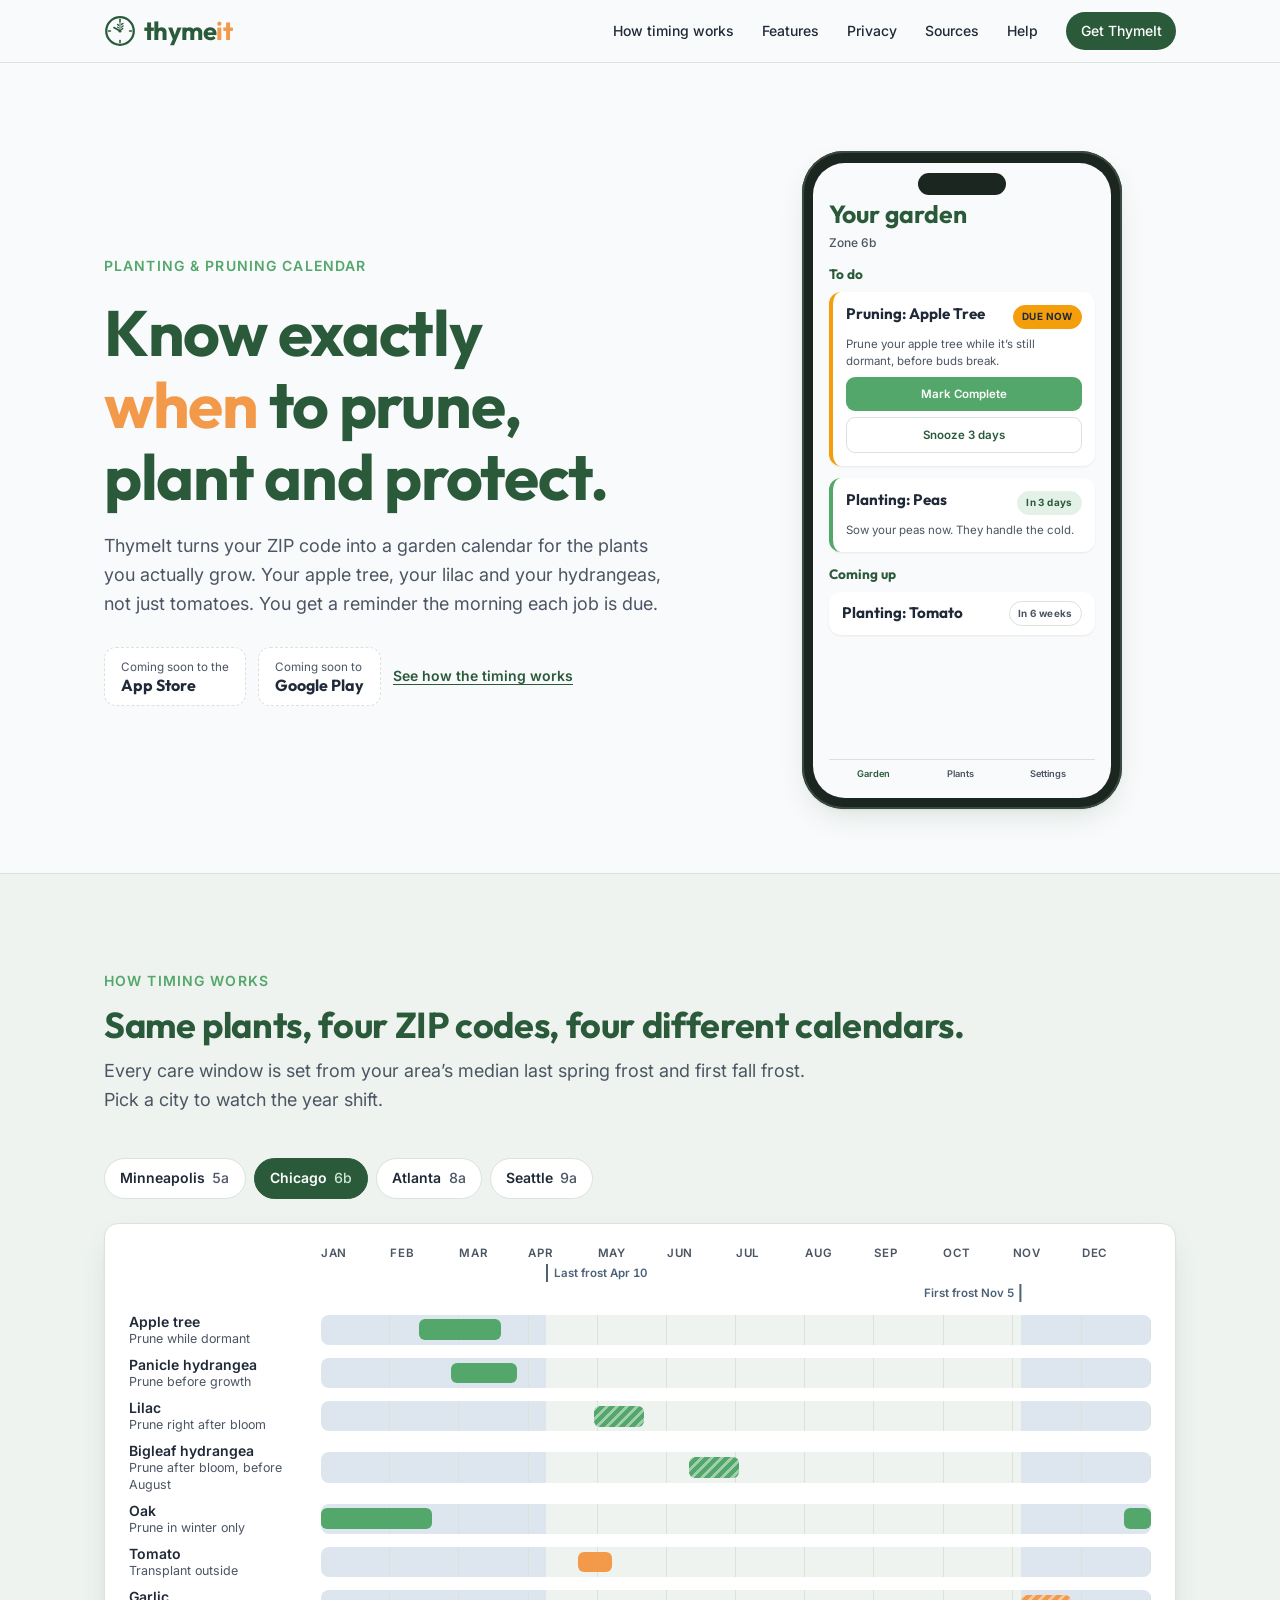
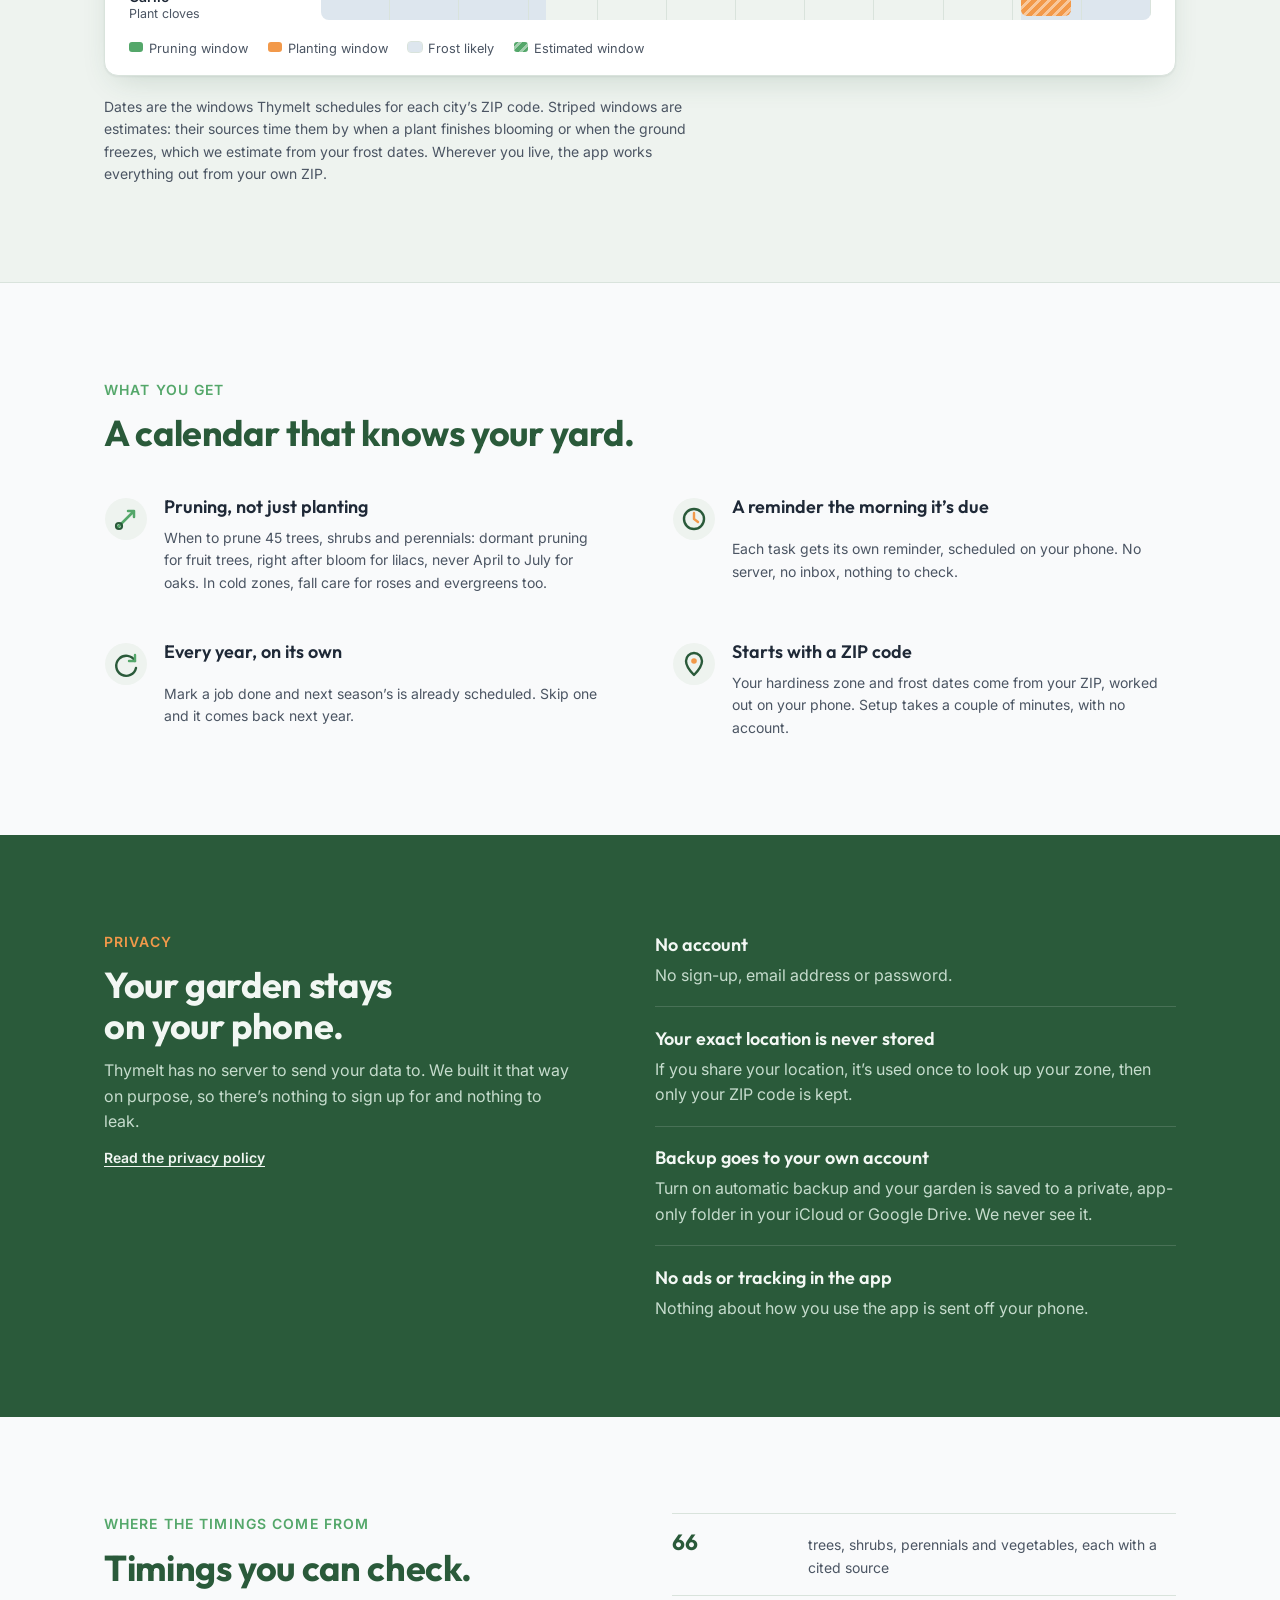
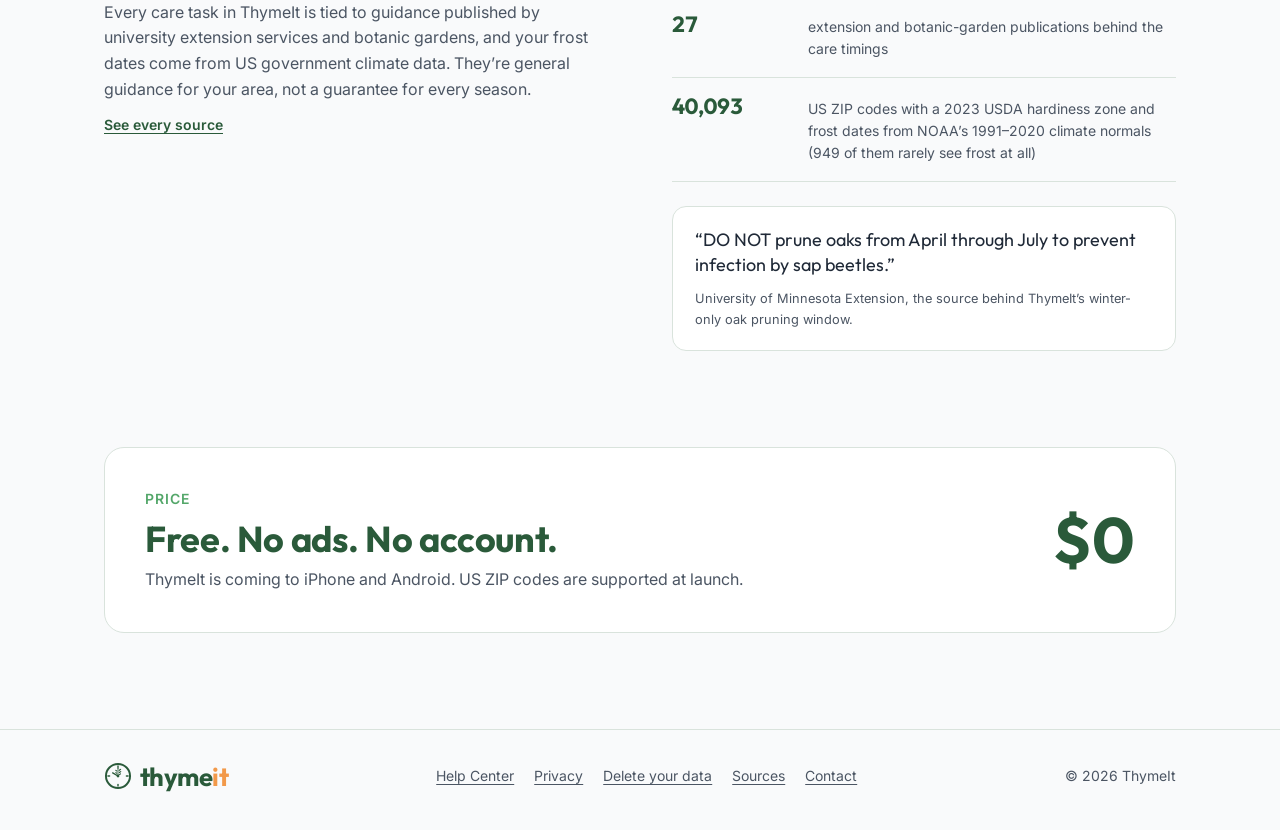
<file: index.html>
<!doctype html>
<html lang="en">
  <head>
    <!-- Google Tag Manager -->
    <script>(function(w,d,s,l,i){w[l]=w[l]||[];w[l].push({'gtm.start':
    new Date().getTime(),event:'gtm.js'});var f=d.getElementsByTagName(s)[0],
    j=d.createElement(s),dl=l!='dataLayer'?'&l='+l:'';j.async=true;j.src=
    'https://www.googletagmanager.com/gtm.js?id='+i+dl;f.parentNode.insertBefore(j,f);
    })(window,document,'script','dataLayer','GTM-WDTZSRVP');</script>
    <!-- End Google Tag Manager -->
    <meta charset="utf-8" />
    <meta name="viewport" content="width=device-width, initial-scale=1, viewport-fit=cover" />
    <title>ThymeIt: Garden Planting &amp; Pruning Calendar</title>
    <meta
      name="description"
      content="ThymeIt turns your ZIP code into a garden calendar for the plants you actually grow, including when to prune trees, shrubs and perennials. Free, no account, and your garden stays on your phone."
    />
    <meta name="theme-color" content="#2A5A3A" />
    <link rel="icon" href="assets/img/app-icon.svg" type="image/svg+xml" />
    <meta property="og:title" content="ThymeIt: Garden Planting & Pruning Calendar" />
    <meta
      property="og:description"
      content="Know exactly when to prune, plant and protect, timed to your ZIP code's frost dates."
    />
    <meta property="og:type" content="website" />
    <meta property="og:url" content="https://thymeit.lixlink.com/" />
    <link rel="preconnect" href="https://fonts.googleapis.com" />
    <link rel="preconnect" href="https://fonts.gstatic.com" crossorigin />
    <link
      rel="stylesheet"
      href="https://fonts.googleapis.com/css2?family=Inter:wght@400;500;600;700&family=Outfit:wght@500;600;700&display=swap"
    />
    <link rel="stylesheet" href="assets/css/style.css" />
  </head>
  <body>
    <!-- Google Tag Manager (noscript) -->
    <noscript><iframe src="https://www.googletagmanager.com/ns.html?id=GTM-WDTZSRVP"
    height="0" width="0" style="display:none;visibility:hidden"></iframe></noscript>
    <!-- End Google Tag Manager (noscript) -->
    <a class="skip" href="#main">Skip to content</a>

    <header class="site-header">
      <div class="wrap">
        <a class="brand" href="./" aria-label="ThymeIt home">
          <svg class="mark" viewBox="0 0 100 100" width="32" height="32" aria-hidden="true"><circle cx="50" cy="50" r="43" fill="none" stroke="currentColor" stroke-width="7"/><g stroke="currentColor" stroke-width="5" stroke-linecap="round"><line x1="50" y1="14" x2="50" y2="20"/><line x1="86" y1="50" x2="80" y2="50"/><line x1="50" y1="86" x2="50" y2="80"/><line x1="14" y1="50" x2="20" y2="50"/><line x1="50" y1="50" x2="31" y2="39"/></g><g fill="currentColor"><path d="M48.6 50 L48.6 22 Q50 19 51.4 22 L51.4 50 Z"/><ellipse cx="57" cy="28" rx="5.2" ry="2.3" transform="rotate(-35 57 28)"/><ellipse cx="57.5" cy="36" rx="5.2" ry="2.3" transform="rotate(-35 57.5 36)"/><ellipse cx="57" cy="43.5" rx="4.6" ry="2.1" transform="rotate(-35 57 43.5)"/><ellipse cx="44" cy="31" rx="4.6" ry="2.1" transform="rotate(35 44 31)"/><ellipse cx="44" cy="39" rx="4.2" ry="2" transform="rotate(35 44 39)"/><circle cx="50" cy="50" r="5"/></g></svg>
          <span class="wordmark"><span class="thyme">thyme</span><span class="it">it</span></span>
        </a>
        <button class="nav-toggle" type="button" aria-expanded="false" aria-controls="site-nav">
          Menu
        </button>
        <nav class="nav" id="site-nav" aria-label="Main" hidden>
          <a href="#season">How timing works</a>
          <a href="#features">Features</a>
          <a href="#privacy">Privacy</a>
          <a href="#sources">Sources</a>
          <a href="faq.html">Help</a>
          <a class="pill" href="#download">Get ThymeIt</a>
        </nav>
      </div>
    </header>

    <main id="main">
      <!-- Hero: the promise, next to the app's real task card -->
      <section class="hero">
        <div class="wrap">
          <div class="hero-copy">
            <p class="eyebrow">Planting &amp; pruning calendar</p>
            <h1>Know exactly <span class="when">when</span> to prune, plant and protect.</h1>
            <p class="lede">
              ThymeIt turns your ZIP code into a garden calendar for the plants you actually
              grow. Your apple tree, your lilac and your hydrangeas, not just tomatoes. You get a
              reminder the morning each job is due.
            </p>
            <div class="store-row" id="download">
              <span class="store-badge">
                <span><small>Coming soon to the</small><strong>App Store</strong></span>
              </span>
              <span class="store-badge">
                <span><small>Coming soon to</small><strong>Google Play</strong></span>
              </span>
              <a class="text-link" href="#season">See how the timing works</a>
            </div>
          </div>

          <div class="phone" role="img" aria-label="The ThymeIt home screen: apple tree pruning due now, peas to plant in 3 days, and tomatoes to plant in 6 weeks.">
            <div class="phone-screen" aria-hidden="true">
              <div class="app-title">Your garden</div>
              <div class="app-zone">Zone 6b</div>
              <div class="app-section">To do</div>
              <div class="task now">
                <div class="task-head">
                  <span class="task-title">Pruning: Apple Tree</span>
                  <span class="badge due">DUE NOW</span>
                </div>
                <p class="task-copy">
                  Prune your apple tree while it’s still dormant, before buds break.
                </p>
                <div class="task-actions">
                  <span class="btn-app">Mark Complete</span>
                  <span class="btn-app secondary">Snooze 3 days</span>
                </div>
              </div>
              <div class="task">
                <div class="task-head">
                  <span class="task-title">Planting: Peas</span>
                  <span class="badge soon">In 3 days</span>
                </div>
                <p class="task-copy">Sow your peas now. They handle the cold.</p>
              </div>
              <div class="app-section">Coming up</div>
              <div class="task-row">
                <span class="task-title">Planting: Tomato</span>
                <span class="badge">In 6 weeks</span>
              </div>
              <div class="app-tabs"><span class="on">Garden</span><span>Plants</span><span>Settings</span></div>
            </div>
          </div>
        </div>
      </section>

      <!-- Signature: the year, timed to your frost dates -->
      <section class="section season" id="season" aria-labelledby="season-title">
        <div class="wrap">
          <div class="section-head">
            <p class="eyebrow">How timing works</p>
            <h2 id="season-title">Same plants, four ZIP codes, four different calendars.</h2>
            <p class="lede">
              Every care window is set from your area’s median last spring frost and first fall
              frost. Pick a city to watch the year shift.
            </p>
          </div>

          <div class="city-picker" role="group" aria-label="Example city">
            <button type="button" data-city="minneapolis" aria-pressed="false">
              Minneapolis <span class="zone">5a</span>
            </button>
            <button type="button" data-city="chicago" aria-pressed="true">
              Chicago <span class="zone">6b</span>
            </button>
            <button type="button" data-city="atlanta" aria-pressed="false">
              Atlanta <span class="zone">8a</span>
            </button>
            <button type="button" data-city="seattle" aria-pressed="false">
              Seattle <span class="zone">9a</span>
            </button>
          </div>

          <div class="ruler">
            <p class="sr-only" id="ruler-summary" aria-live="polite"></p>
            <div class="ruler-inner" id="ruler">
              <div class="ruler-row ruler-axis" aria-hidden="true">
                <span></span>
                <div class="track">
                  <div class="months">
                    <span>Jan</span><span>Feb</span><span>Mar</span><span>Apr</span><span>May</span
                    ><span>Jun</span><span>Jul</span><span>Aug</span><span>Sep</span><span>Oct</span
                    ><span>Nov</span><span>Dec</span>
                  </div>
                  <div class="frost-marks">
                    <span class="last" id="last-frost">Last frost Apr 10</span>
                    <span class="first" id="first-frost">First frost Nov 5</span>
                  </div>
                </div>
              </div>
              <!-- Rows are filled from assets/js/main.js (data from the app's plant library). -->
            </div>
            <div class="ruler-legend" aria-hidden="true">
              <span><i class="swatch-prune"></i>Pruning window</span>
              <span><i class="swatch-plant"></i>Planting window</span>
              <span><i class="swatch-frost"></i>Frost likely</span>
              <span><i class="swatch-estimate"></i>Estimated window</span>
            </div>
          </div>
          <p class="ruler-note">
            Dates are the windows ThymeIt schedules for each city’s ZIP code. Striped windows are
            estimates: their sources time them by when a plant finishes blooming or when the ground
            freezes, which we estimate from your frost dates. Wherever you live, the app works
            everything out from your own ZIP.
          </p>
        </div>
      </section>

      <!-- Features -->
      <section class="section" id="features" aria-labelledby="features-title">
        <div class="wrap">
          <div class="section-head">
            <p class="eyebrow">What you get</p>
            <h2 id="features-title">A calendar that knows your yard.</h2>
          </div>
          <div class="features">
            <div class="feature">
              <svg viewBox="0 0 44 44" aria-hidden="true">
                <circle cx="22" cy="22" r="21" fill="var(--bg-soft)" />
                <path d="M14 30 L30 14 M24 14 h6 v6" fill="none" stroke="var(--fresh)" stroke-width="2.5" stroke-linecap="round" stroke-linejoin="round" />
                <circle cx="15" cy="29" r="3" fill="none" stroke="var(--thyme)" stroke-width="2.2" />
              </svg>
              <h3>Pruning, not just planting</h3>
              <p class="detail">
                When to prune 45 trees, shrubs and perennials: dormant pruning for fruit trees,
                right after bloom for lilacs, never April to July for oaks. In cold zones, fall
                care for roses and evergreens too.
              </p>
            </div>
            <div class="feature">
              <svg viewBox="0 0 44 44" aria-hidden="true">
                <circle cx="22" cy="22" r="21" fill="var(--bg-soft)" />
                <circle cx="22" cy="22" r="10" fill="none" stroke="var(--thyme)" stroke-width="2.4" />
                <path d="M22 16 v6 l4 3" fill="none" stroke="var(--orange)" stroke-width="2.4" stroke-linecap="round" />
              </svg>
              <h3>A reminder the morning it’s due</h3>
              <p class="detail">
                Each task gets its own reminder, scheduled on your phone. No server, no inbox,
                nothing to check.
              </p>
            </div>
            <div class="feature">
              <svg viewBox="0 0 44 44" aria-hidden="true">
                <circle cx="22" cy="22" r="21" fill="var(--bg-soft)" />
                <path d="M31 19 a10 10 0 1 0 1 7" fill="none" stroke="var(--thyme)" stroke-width="2.4" stroke-linecap="round" />
                <path d="M31 13 v6 h-6" fill="none" stroke="var(--fresh)" stroke-width="2.4" stroke-linecap="round" stroke-linejoin="round" />
              </svg>
              <h3>Every year, on its own</h3>
              <p class="detail">
                Mark a job done and next season’s is already scheduled. Skip one and it comes back
                next year.
              </p>
            </div>
            <div class="feature">
              <svg viewBox="0 0 44 44" aria-hidden="true">
                <circle cx="22" cy="22" r="21" fill="var(--bg-soft)" />
                <path d="M22 33 s-8-8-8-14 a8 8 0 0 1 16 0 c0 6-8 14-8 14z" fill="none" stroke="var(--thyme)" stroke-width="2.4" stroke-linejoin="round" />
                <circle cx="22" cy="19" r="2.8" fill="var(--orange)" />
              </svg>
              <h3>Starts with a ZIP code</h3>
              <p class="detail">
                Your hardiness zone and frost dates come from your ZIP, worked out on your phone.
                Setup takes a couple of minutes, with no account.
              </p>
            </div>
          </div>
        </div>
      </section>

      <!-- Privacy -->
      <section class="section band" id="privacy" aria-labelledby="privacy-title">
        <div class="wrap band-grid">
          <div class="section-head">
            <p class="eyebrow">Privacy</p>
            <h2 id="privacy-title">Your garden stays on your phone.</h2>
            <p>
              ThymeIt has no server to send your data to. We built it that way on purpose, so
              there’s nothing to sign up for and nothing to leak.
            </p>
            <a class="text-link" href="privacy.html">Read the privacy policy</a>
          </div>
          <ul class="facts">
            <li>
              <strong>No account</strong>
              No sign-up, email address or password.
            </li>
            <li>
              <strong>Your exact location is never stored</strong>
              If you share your location, it’s used once to look up your zone, then only your
              ZIP code is kept.
            </li>
            <li>
              <strong>Backup goes to your own account</strong>
              Turn on automatic backup and your garden is saved to a private, app-only folder in
              your iCloud or Google Drive. We never see it.
            </li>
            <li>
              <strong>No ads or tracking in the app</strong>
              Nothing about how you use the app is sent off your phone.
            </li>
          </ul>
        </div>
      </section>

      <!-- Sources -->
      <section class="section" id="sources" aria-labelledby="sources-title">
        <div class="wrap sources-grid">
          <div class="section-head">
            <p class="eyebrow">Where the timings come from</p>
            <h2 id="sources-title">Timings you can check.</h2>
            <p>
              Every care task in ThymeIt is tied to guidance published by university extension
              services and botanic gardens, and your frost dates come from US government climate
              data. They’re general guidance for your area, not a guarantee for every season.
            </p>
            <a class="text-link" href="sources.html">See every source</a>
          </div>
          <div style="display: grid; gap: 1.5rem; min-width: 0">
            <dl class="ledger">
              <div>
                <dt>66</dt>
                <dd>trees, shrubs, perennials and vegetables, each with a cited source</dd>
              </div>
              <div>
                <dt>27</dt>
                <dd>extension and botanic-garden publications behind the care timings</dd>
              </div>
              <div>
                <dt>40,093</dt>
                <dd>
                  US ZIP codes with a 2023 USDA hardiness zone and frost dates from NOAA’s
                  1991–2020 climate normals (949 of them rarely see frost at all)
                </dd>
              </div>
            </dl>
            <figure class="quote">
              <blockquote>
                “DO NOT prune oaks from April through July to prevent infection by sap beetles.”
              </blockquote>
              <figcaption>
                University of Minnesota Extension, the source behind ThymeIt’s winter-only oak
                pruning window.
              </figcaption>
            </figure>
          </div>
        </div>
      </section>

      <!-- Pricing -->
      <section class="section" style="padding-top: 0" aria-labelledby="price-title">
        <div class="wrap">
          <div class="price">
            <div class="price-copy">
              <p class="eyebrow">Price</p>
              <h2 id="price-title">Free. No ads. No account.</h2>
              <p>ThymeIt is coming to iPhone and Android. US ZIP codes are supported at launch.</p>
            </div>
            <span class="amount" aria-hidden="true">$0</span>
          </div>
        </div>
      </section>
    </main>

    <footer class="site-footer">
      <div class="wrap">
        <a class="brand" href="./" aria-label="ThymeIt home">
          <svg class="mark" viewBox="0 0 100 100" width="28" height="28" aria-hidden="true"><circle cx="50" cy="50" r="43" fill="none" stroke="currentColor" stroke-width="7"/><g stroke="currentColor" stroke-width="5" stroke-linecap="round"><line x1="50" y1="14" x2="50" y2="20"/><line x1="86" y1="50" x2="80" y2="50"/><line x1="50" y1="86" x2="50" y2="80"/><line x1="14" y1="50" x2="20" y2="50"/><line x1="50" y1="50" x2="31" y2="39"/></g><g fill="currentColor"><path d="M48.6 50 L48.6 22 Q50 19 51.4 22 L51.4 50 Z"/><ellipse cx="57" cy="28" rx="5.2" ry="2.3" transform="rotate(-35 57 28)"/><ellipse cx="57.5" cy="36" rx="5.2" ry="2.3" transform="rotate(-35 57.5 36)"/><ellipse cx="57" cy="43.5" rx="4.6" ry="2.1" transform="rotate(-35 57 43.5)"/><ellipse cx="44" cy="31" rx="4.6" ry="2.1" transform="rotate(35 44 31)"/><ellipse cx="44" cy="39" rx="4.2" ry="2" transform="rotate(35 44 39)"/><circle cx="50" cy="50" r="5"/></g></svg>
          <span class="wordmark"><span class="thyme">thyme</span><span class="it">it</span></span>
        </a>
        <nav aria-label="Footer">
          <a href="faq.html">Help Center</a>
          <a href="privacy.html">Privacy</a>
          <a href="delete-data.html">Delete your data</a>
          <a href="sources.html">Sources</a>
          <a href="mailto:thymeit-support@lixlink.com">Contact</a>
        </nav>
        <p>© <span id="year">2026</span> ThymeIt</p>
      </div>
    </footer>

    <script src="assets/js/main.js"></script>
  </body>
</html>
</file>
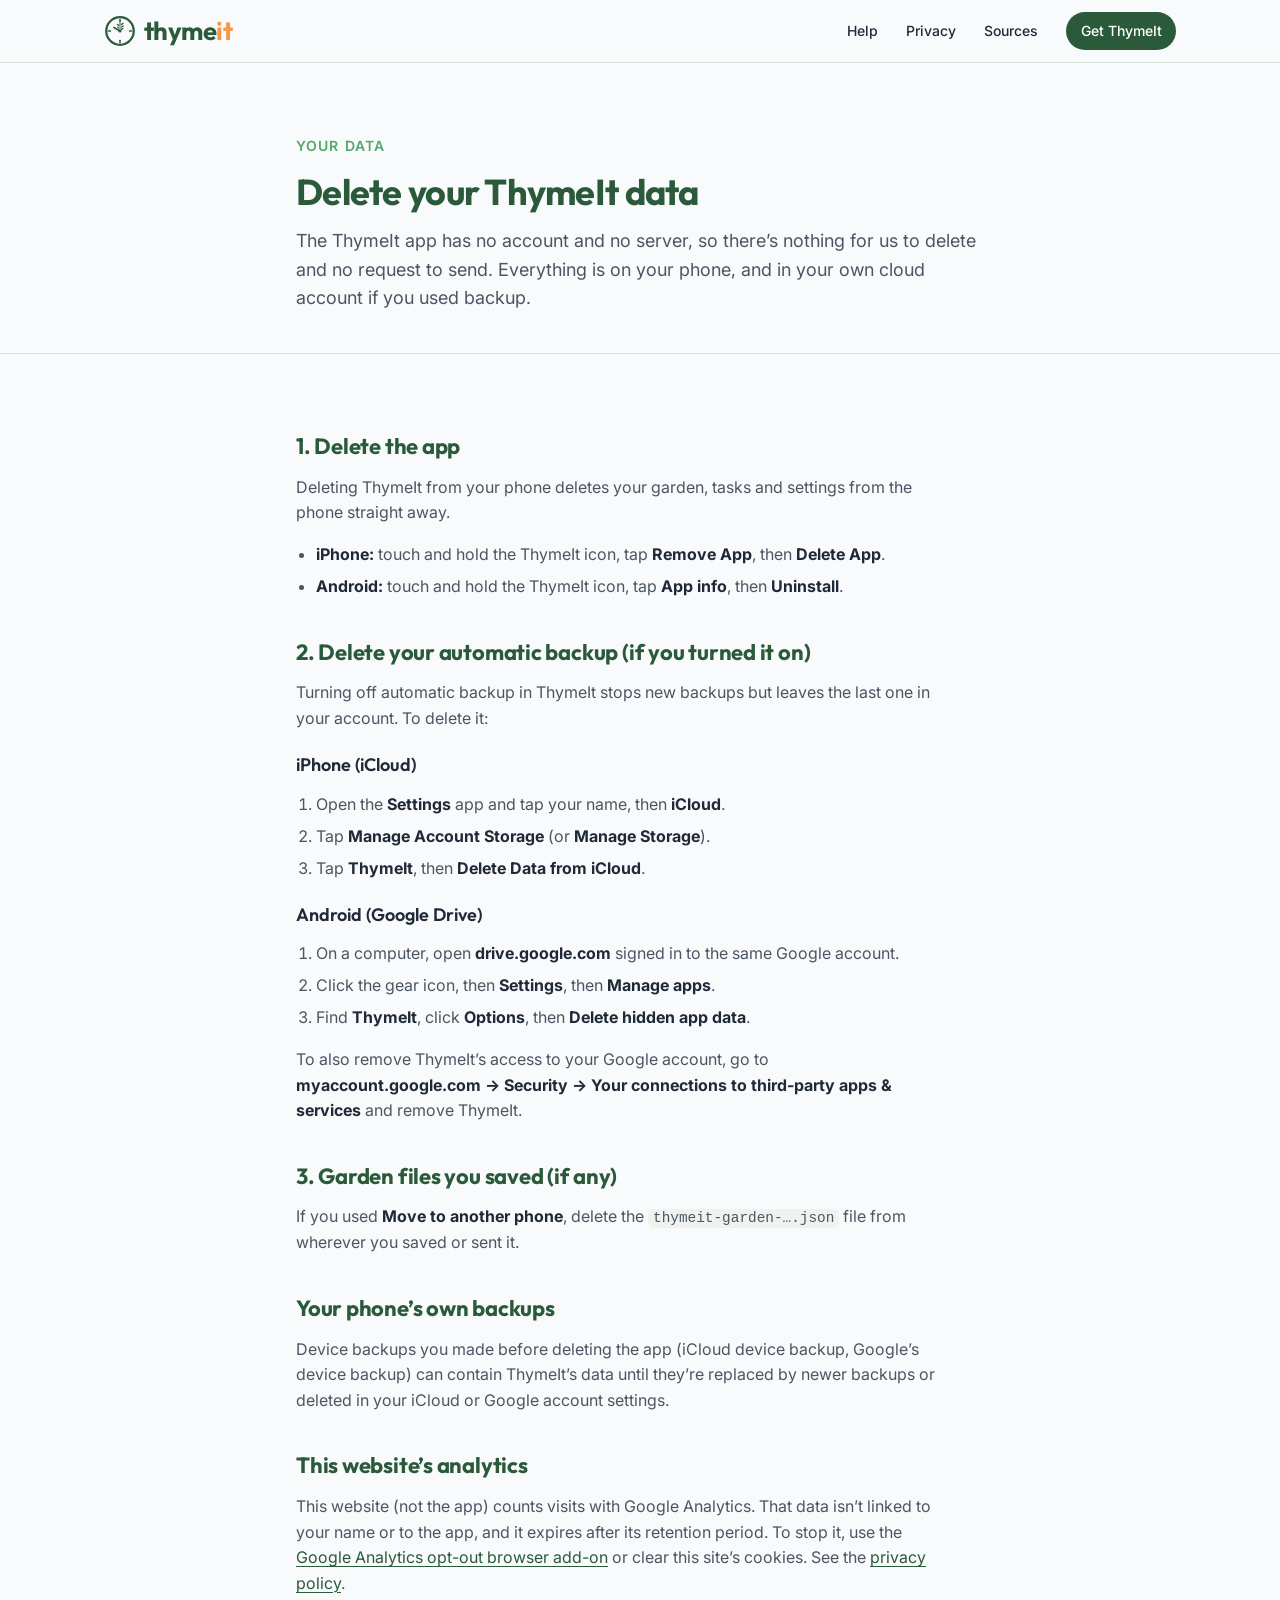
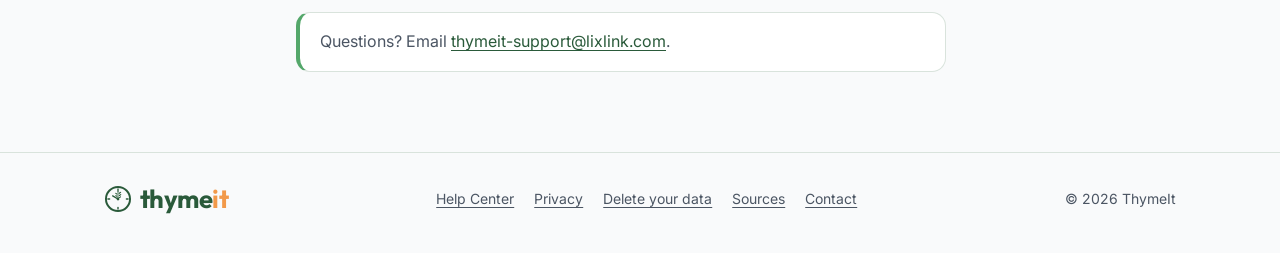
<file: delete-data.html>
<!doctype html>
<html lang="en">
  <head>
    <!-- Google Tag Manager -->
    <script>(function(w,d,s,l,i){w[l]=w[l]||[];w[l].push({'gtm.start':
    new Date().getTime(),event:'gtm.js'});var f=d.getElementsByTagName(s)[0],
    j=d.createElement(s),dl=l!='dataLayer'?'&l='+l:'';j.async=true;j.src=
    'https://www.googletagmanager.com/gtm.js?id='+i+dl;f.parentNode.insertBefore(j,f);
    })(window,document,'script','dataLayer','GTM-WDTZSRVP');</script>
    <!-- End Google Tag Manager -->
    <meta charset="utf-8" />
    <meta name="viewport" content="width=device-width, initial-scale=1, viewport-fit=cover" />
    <title>Delete Your Data | ThymeIt</title>
    <meta name="description" content="How to delete ThymeIt data from your phone, your iCloud or Google Drive backup, and any garden files you saved." />
    <meta name="theme-color" content="#2A5A3A" />
    <link rel="icon" href="assets/img/app-icon.svg" type="image/svg+xml" />
    <link rel="canonical" href="https://thymeit.lixlink.com/delete-data.html" />
    <meta property="og:title" content="Delete Your Data | ThymeIt" />
    <meta property="og:description" content="How to delete ThymeIt data from your phone, your iCloud or Google Drive backup, and any garden files you saved." />
    <meta property="og:type" content="website" />
    <meta property="og:url" content="https://thymeit.lixlink.com/delete-data.html" />
    <link rel="preconnect" href="https://fonts.googleapis.com" />
    <link rel="preconnect" href="https://fonts.gstatic.com" crossorigin />
    <link
      rel="stylesheet"
      href="https://fonts.googleapis.com/css2?family=Inter:wght@400;500;600;700&family=Outfit:wght@500;600;700&display=swap"
    />
    <link rel="stylesheet" href="assets/css/style.css" />
  </head>
  <body>
    <!-- Google Tag Manager (noscript) -->
    <noscript><iframe src="https://www.googletagmanager.com/ns.html?id=GTM-WDTZSRVP"
    height="0" width="0" style="display:none;visibility:hidden"></iframe></noscript>
    <!-- End Google Tag Manager (noscript) -->
    <a class="skip" href="#main">Skip to content</a>

    <header class="site-header">
      <div class="wrap">
        <a class="brand" href="./" aria-label="ThymeIt home">
          <svg class="mark" viewBox="0 0 100 100" width="32" height="32" aria-hidden="true"><circle cx="50" cy="50" r="43" fill="none" stroke="currentColor" stroke-width="7"/><g stroke="currentColor" stroke-width="5" stroke-linecap="round"><line x1="50" y1="14" x2="50" y2="20"/><line x1="86" y1="50" x2="80" y2="50"/><line x1="50" y1="86" x2="50" y2="80"/><line x1="14" y1="50" x2="20" y2="50"/><line x1="50" y1="50" x2="31" y2="39"/></g><g fill="currentColor"><path d="M48.6 50 L48.6 22 Q50 19 51.4 22 L51.4 50 Z"/><ellipse cx="57" cy="28" rx="5.2" ry="2.3" transform="rotate(-35 57 28)"/><ellipse cx="57.5" cy="36" rx="5.2" ry="2.3" transform="rotate(-35 57.5 36)"/><ellipse cx="57" cy="43.5" rx="4.6" ry="2.1" transform="rotate(-35 57 43.5)"/><ellipse cx="44" cy="31" rx="4.6" ry="2.1" transform="rotate(35 44 31)"/><ellipse cx="44" cy="39" rx="4.2" ry="2" transform="rotate(35 44 39)"/><circle cx="50" cy="50" r="5"/></g></svg>
          <span class="wordmark"><span class="thyme">thyme</span><span class="it">it</span></span>
        </a>
        <button class="nav-toggle" type="button" aria-expanded="false" aria-controls="site-nav">
          Menu
        </button>
        <nav class="nav" id="site-nav" aria-label="Main" hidden>
          <a href="faq.html">Help</a>
          <a href="privacy.html">Privacy</a>
          <a href="sources.html">Sources</a>
          <a class="pill" href="index.html#download">Get ThymeIt</a>
        </nav>
      </div>
    </header>

    <main id="main">
      <section class="page-head">
        <div class="wrap">
          <p class="eyebrow">Your data</p>
          <h1>Delete your ThymeIt data</h1>
          <p class="lede">
            The ThymeIt app has no account and no server, so there’s nothing for us to delete and
            no request to send. Everything is on your phone, and in your own cloud account if you
            used backup.
          </p>
        </div>
      </section>

      <div class="page-body">
        <div class="wrap prose">
          <h2 id="phone">1. Delete the app</h2>
          <p>
            Deleting ThymeIt from your phone deletes your garden, tasks and settings from the phone
            straight away.
          </p>
          <ul>
            <li>
              <strong>iPhone:</strong> touch and hold the ThymeIt icon, tap
              <strong>Remove App</strong>, then <strong>Delete App</strong>.
            </li>
            <li>
              <strong>Android:</strong> touch and hold the ThymeIt icon, tap
              <strong>App info</strong>, then <strong>Uninstall</strong>.
            </li>
          </ul>

          <h2 id="backup">2. Delete your automatic backup (if you turned it on)</h2>
          <p>
            Turning off automatic backup in ThymeIt stops new backups but leaves the last one in
            your account. To delete it:
          </p>
          <h3 id="icloud">iPhone (iCloud)</h3>
          <ol>
            <li>Open the <strong>Settings</strong> app and tap your name, then <strong>iCloud</strong>.</li>
            <li>Tap <strong>Manage Account Storage</strong> (or <strong>Manage Storage</strong>).</li>
            <li>Tap <strong>ThymeIt</strong>, then <strong>Delete Data from iCloud</strong>.</li>
          </ol>
          <h3 id="google-drive">Android (Google Drive)</h3>
          <ol>
            <li>On a computer, open <strong>drive.google.com</strong> signed in to the same Google account.</li>
            <li>Click the gear icon, then <strong>Settings</strong>, then <strong>Manage apps</strong>.</li>
            <li>Find <strong>ThymeIt</strong>, click <strong>Options</strong>, then <strong>Delete hidden app data</strong>.</li>
          </ol>
          <p>
            To also remove ThymeIt’s access to your Google account, go to
            <strong>myaccount.google.com → Security → Your connections to third-party apps &amp;
            services</strong> and remove ThymeIt.
          </p>

          <h2 id="files">3. Garden files you saved (if any)</h2>
          <p>
            If you used <strong>Move to another phone</strong>, delete the
            <code>thymeit-garden-….json</code> file from wherever you saved or sent it.
          </p>

          <h2 id="device-backups">Your phone’s own backups</h2>
          <p>
            Device backups you made before deleting the app (iCloud device backup, Google’s device
            backup) can contain ThymeIt’s data until they’re replaced by newer backups or
            deleted in your iCloud or Google account settings.
          </p>

          <h2 id="website">This website’s analytics</h2>
          <p>
            This website (not the app) counts visits with Google Analytics. That data isn’t linked
            to your name or to the app, and it expires after its retention period. To stop it, use
            the <a href="https://tools.google.com/dlpage/gaoptout">Google Analytics opt-out
            browser add-on</a> or clear this site’s cookies. See the
            <a href="privacy.html#website">privacy policy</a>.
          </p>

          <p class="note">
            Questions? Email
            <a href="mailto:thymeit-support@lixlink.com">thymeit-support@lixlink.com</a>.
          </p>
        </div>
      </div>
    </main>

    <footer class="site-footer">
      <div class="wrap">
        <a class="brand" href="./" aria-label="ThymeIt home">
          <svg class="mark" viewBox="0 0 100 100" width="28" height="28" aria-hidden="true"><circle cx="50" cy="50" r="43" fill="none" stroke="currentColor" stroke-width="7"/><g stroke="currentColor" stroke-width="5" stroke-linecap="round"><line x1="50" y1="14" x2="50" y2="20"/><line x1="86" y1="50" x2="80" y2="50"/><line x1="50" y1="86" x2="50" y2="80"/><line x1="14" y1="50" x2="20" y2="50"/><line x1="50" y1="50" x2="31" y2="39"/></g><g fill="currentColor"><path d="M48.6 50 L48.6 22 Q50 19 51.4 22 L51.4 50 Z"/><ellipse cx="57" cy="28" rx="5.2" ry="2.3" transform="rotate(-35 57 28)"/><ellipse cx="57.5" cy="36" rx="5.2" ry="2.3" transform="rotate(-35 57.5 36)"/><ellipse cx="57" cy="43.5" rx="4.6" ry="2.1" transform="rotate(-35 57 43.5)"/><ellipse cx="44" cy="31" rx="4.6" ry="2.1" transform="rotate(35 44 31)"/><ellipse cx="44" cy="39" rx="4.2" ry="2" transform="rotate(35 44 39)"/><circle cx="50" cy="50" r="5"/></g></svg>
          <span class="wordmark"><span class="thyme">thyme</span><span class="it">it</span></span>
        </a>
        <nav aria-label="Footer">
          <a href="faq.html">Help Center</a>
          <a href="privacy.html">Privacy</a>
          <a href="delete-data.html">Delete your data</a>
          <a href="sources.html">Sources</a>
          <a href="mailto:thymeit-support@lixlink.com">Contact</a>
        </nav>
        <p>© <span id="year">2026</span> ThymeIt</p>
      </div>
    </footer>

    <script src="assets/js/main.js"></script>
  </body>
</html>
</file>
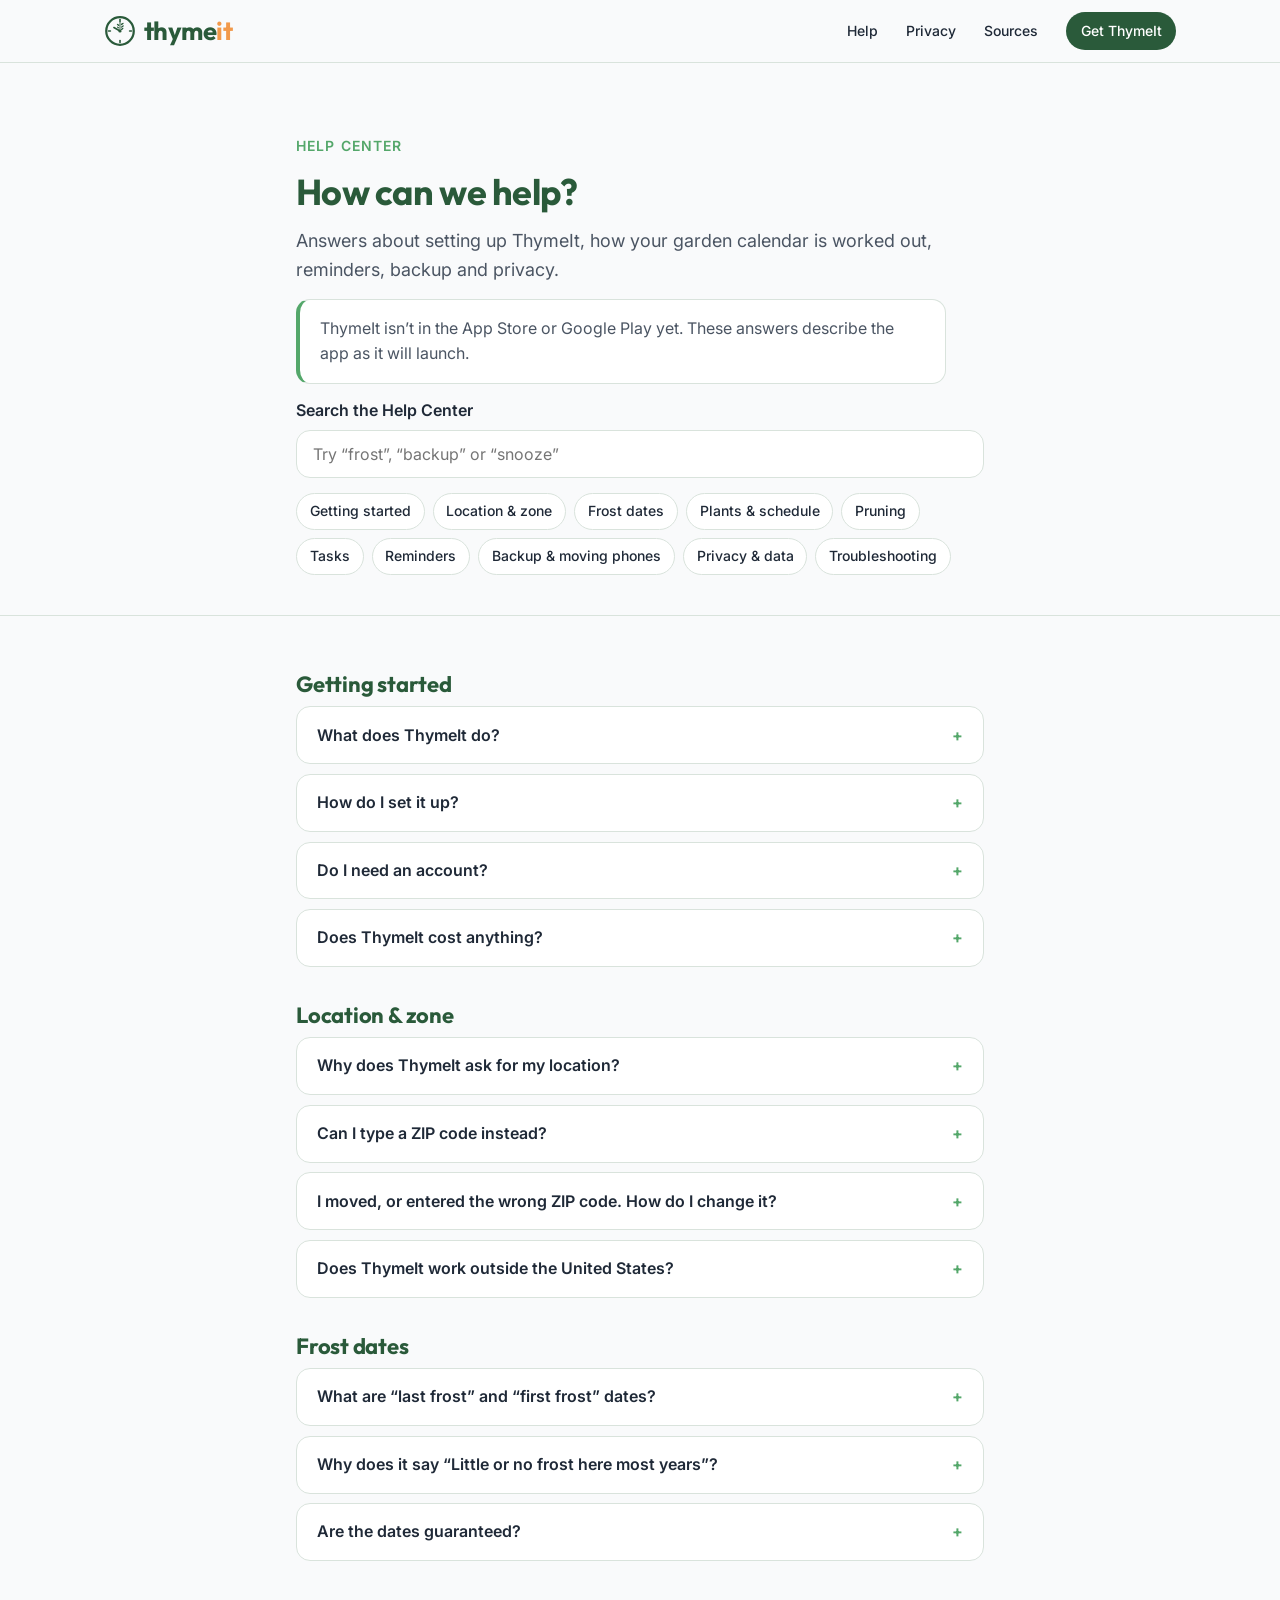
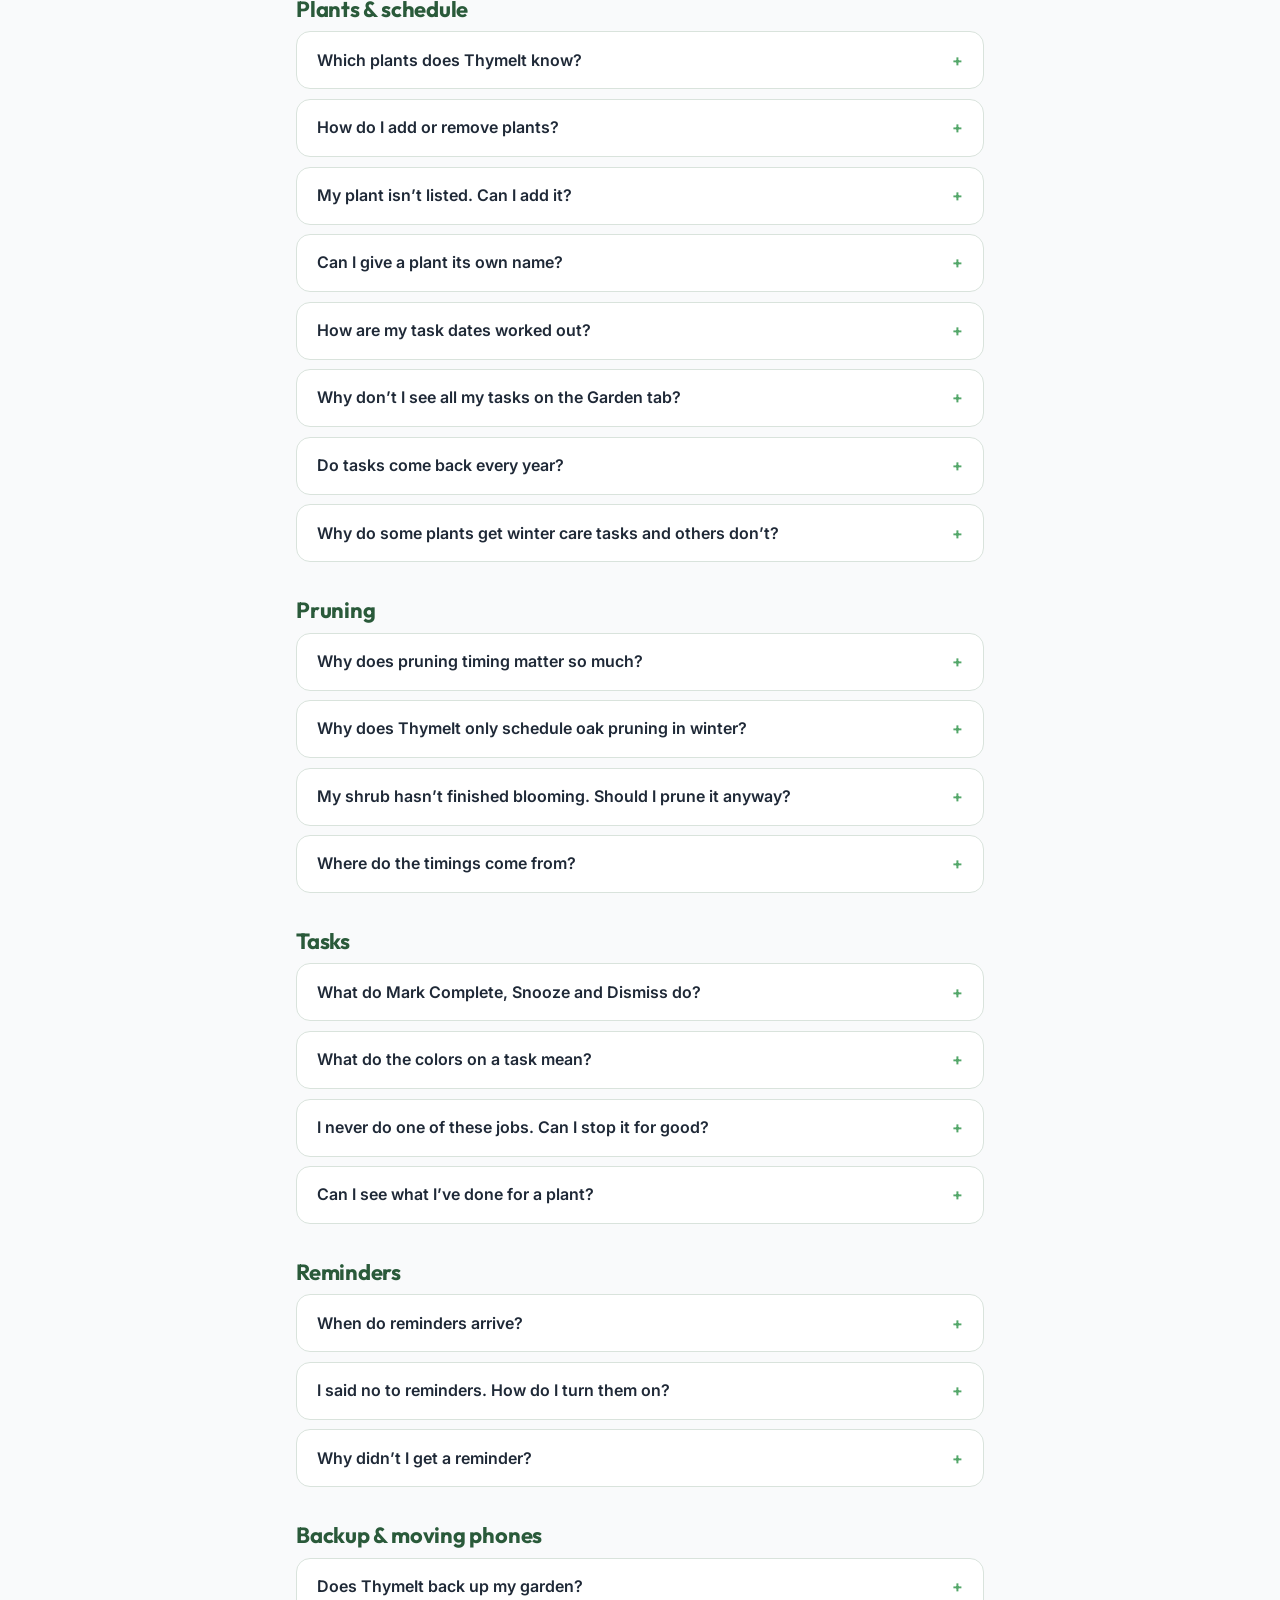
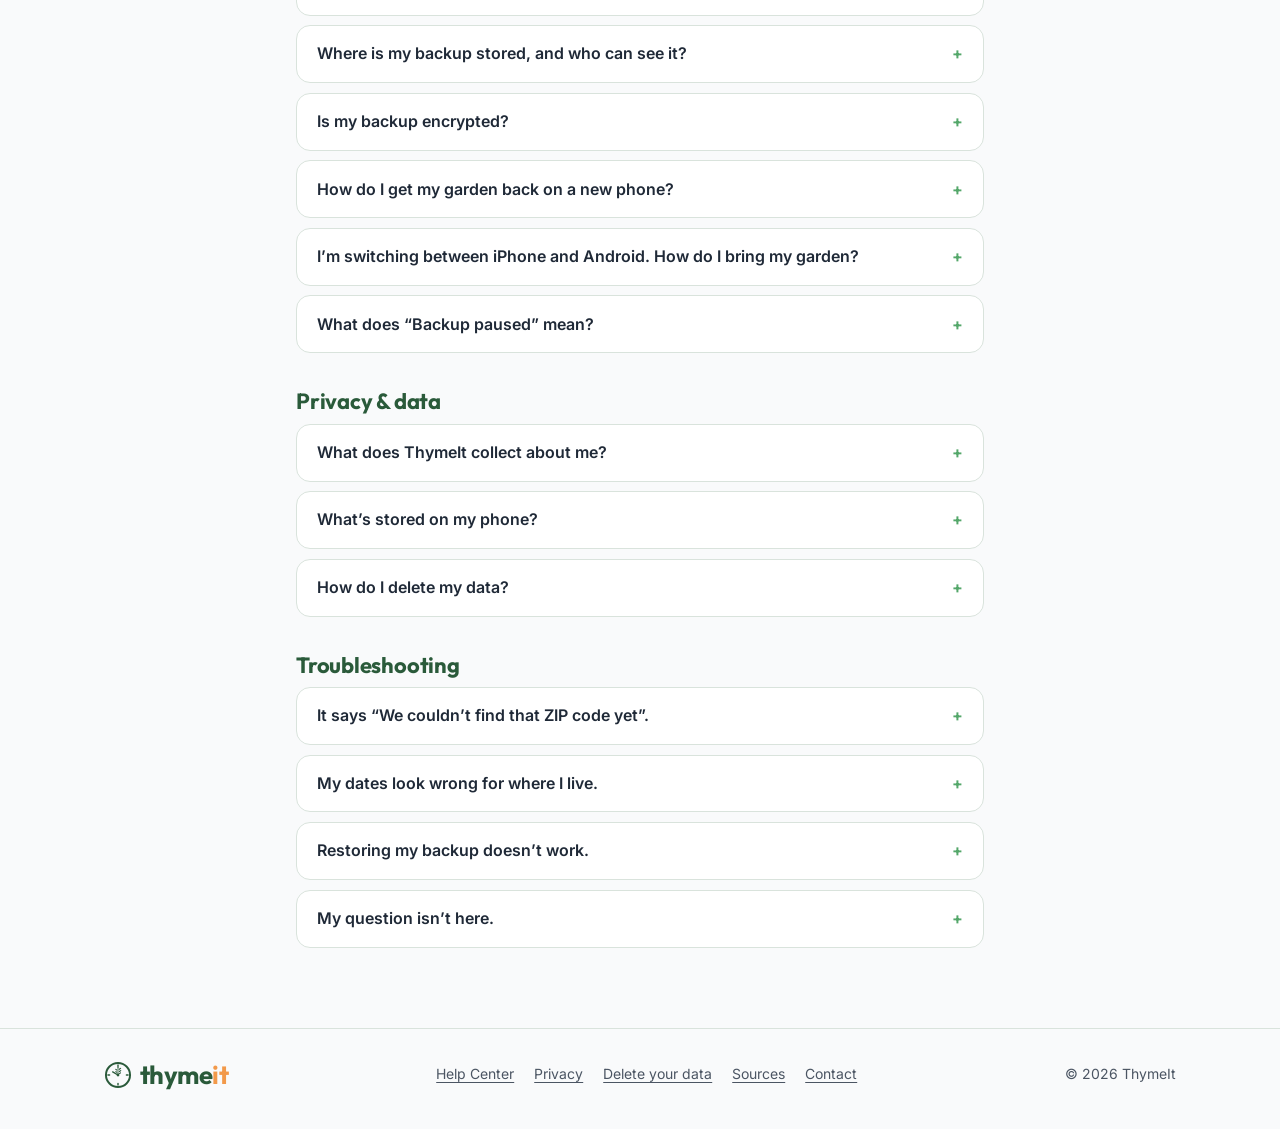
<file: faq.html>
<!doctype html>
<html lang="en">
  <head>
    <!-- Google Tag Manager -->
    <script>(function(w,d,s,l,i){w[l]=w[l]||[];w[l].push({'gtm.start':
    new Date().getTime(),event:'gtm.js'});var f=d.getElementsByTagName(s)[0],
    j=d.createElement(s),dl=l!='dataLayer'?'&l='+l:'';j.async=true;j.src=
    'https://www.googletagmanager.com/gtm.js?id='+i+dl;f.parentNode.insertBefore(j,f);
    })(window,document,'script','dataLayer','GTM-WDTZSRVP');</script>
    <!-- End Google Tag Manager -->
    <meta charset="utf-8" />
    <meta name="viewport" content="width=device-width, initial-scale=1, viewport-fit=cover" />
    <title>Help Center | ThymeIt</title>
    <meta name="description" content="Answers about ThymeIt: setup, your zone and frost dates, plants and pruning, tasks, reminders, backup, moving phones and privacy." />
    <meta name="theme-color" content="#2A5A3A" />
    <link rel="icon" href="assets/img/app-icon.svg" type="image/svg+xml" />
    <link rel="canonical" href="https://thymeit.lixlink.com/faq.html" />
    <meta property="og:title" content="Help Center | ThymeIt" />
    <meta property="og:description" content="Answers about ThymeIt: setup, your zone and frost dates, plants and pruning, tasks, reminders, backup, moving phones and privacy." />
    <meta property="og:type" content="website" />
    <meta property="og:url" content="https://thymeit.lixlink.com/faq.html" />
    <link rel="preconnect" href="https://fonts.googleapis.com" />
    <link rel="preconnect" href="https://fonts.gstatic.com" crossorigin />
    <link
      rel="stylesheet"
      href="https://fonts.googleapis.com/css2?family=Inter:wght@400;500;600;700&family=Outfit:wght@500;600;700&display=swap"
    />
    <link rel="stylesheet" href="assets/css/style.css" />
    <!-- faq-schema:start -->
    <script type="application/ld+json">
      {
        "@context": "https://schema.org",
        "@type": "FAQPage",
        "mainEntity": [
          {
            "@type": "Question",
            "name": "What does ThymeIt do?",
            "acceptedAnswer": {
              "@type": "Answer",
              "text": "ThymeIt is a garden calendar for the plants you actually grow. Tell it your ZIP code and your plants, and it works out when to prune, plant and protect each one from your area’s frost dates. You get a reminder on your phone the morning each job is due."
            }
          },
          {
            "@type": "Question",
            "name": "How do I set it up?",
            "acceptedAnswer": {
              "@type": "Answer",
              "text": "Setup takes a couple of minutes: Tap Get Started. Share your location once, or type your ZIP code instead. Pick the plants you grow. You can skip this and add them later. See a real task from your new calendar. Choose whether to turn on reminders and automatic backup."
            }
          },
          {
            "@type": "Question",
            "name": "Do I need an account?",
            "acceptedAnswer": {
              "@type": "Answer",
              "text": "No. There’s no sign-up, email address or password. Your garden is saved on your phone."
            }
          },
          {
            "@type": "Question",
            "name": "Does ThymeIt cost anything?",
            "acceptedAnswer": {
              "@type": "Answer",
              "text": "ThymeIt is free, with no ads. Automatic backup is free too."
            }
          },
          {
            "@type": "Question",
            "name": "Why does ThymeIt ask for my location?",
            "acceptedAnswer": {
              "@type": "Answer",
              "text": "To find your USDA hardiness zone and your local frost dates, which set the timing of every task. Your location is used once, on your phone, to look these up. Only the nearest ZIP code is kept, never your exact location."
            }
          },
          {
            "@type": "Question",
            "name": "Can I type a ZIP code instead?",
            "acceptedAnswer": {
              "@type": "Answer",
              "text": "Yes. Tap Enter my ZIP code instead. It works just as well as sharing your location."
            }
          },
          {
            "@type": "Question",
            "name": "I moved, or entered the wrong ZIP code. How do I change it?",
            "acceptedAnswer": {
              "@type": "Answer",
              "text": "Go to Settings → Change location and enter your new ZIP code (or use your location). ThymeIt shows the new zone and frost dates before anything changes. When you confirm, your upcoming tasks get new dates for the new place. Tasks you’ve already finished keep their dates. Moving to a colder or warmer zone can also add or remove winter care tasks. See why some plants get winter care."
            }
          },
          {
            "@type": "Question",
            "name": "Does ThymeIt work outside the United States?",
            "acceptedAnswer": {
              "@type": "Answer",
              "text": "Not yet. ThymeIt covers US ZIP codes, including Alaska and Hawaii."
            }
          },
          {
            "@type": "Question",
            "name": "What are “last frost” and “first frost” dates?",
            "acceptedAnswer": {
              "@type": "Answer",
              "text": "Your last spring frost is the date after which a 32°F frost becomes unlikely; your first fall frost is when frost becomes likely again. ThymeIt uses the median dates from NOAA’s 1991–2020 climate normals for a weather station near your ZIP code (in the mountains, the coldest one close by), so in a typical year there’s about an even chance of frost after the last-frost date. You can see your dates under Settings."
            }
          },
          {
            "@type": "Question",
            "name": "Why does it say “Little or no frost here most years”?",
            "acceptedAnswer": {
              "@type": "Answer",
              "text": "In the warmest parts of the country, such as south Florida, Hawaii, coastal California and the low desert, a hard frost is rare. ThymeIt then times tasks from a mild-winter calendar (late January to mid-December) instead of a frost date."
            }
          },
          {
            "@type": "Question",
            "name": "Are the dates guaranteed?",
            "acceptedAnswer": {
              "@type": "Answer",
              "text": "No. They’re based on typical weather for your area, so a given year can run early or late. If a cold snap is forecast, trust the forecast and your own eyes."
            }
          },
          {
            "@type": "Question",
            "name": "Which plants does ThymeIt know?",
            "acceptedAnswer": {
              "@type": "Answer",
              "text": "66 common garden plants: 15 trees, 23 shrubs and vines, 9 perennials and 19 vegetables. Trees, shrubs and perennials come first, because pruning timing is where most gardeners get stuck. Growing something else? You can add your own plant with your own dates."
            }
          },
          {
            "@type": "Question",
            "name": "How do I add or remove plants?",
            "acceptedAnswer": {
              "@type": "Answer",
              "text": "Open the Plants tab and tap +. Tick or untick plants, then tap Save (or ✕ to close without changing anything). Removing a plant also removes its tasks and reminders. You can also remove one from its own page: tap the plant, then Remove from my garden and Remove."
            }
          },
          {
            "@type": "Question",
            "name": "My plant isn’t listed. Can I add it?",
            "acceptedAnswer": {
              "@type": "Answer",
              "text": "Yes. Open the Plants tab, tap +, then Not listed? Add your own plant. Give it a name and up to six tasks, each with a month, early, mid or late in that month, and optional notes (for example “Light prune, early May: never remove more than a third”). Tap Save. Your tasks repeat every year on the dates you picked, show on the Garden tab and get reminders like any other. Because the dates are yours, they don’t change with your zone or if you move, and ThymeIt hasn’t checked them against its sources. To change them, open the plant and tap Edit plant."
            }
          },
          {
            "@type": "Question",
            "name": "Can I give a plant its own name?",
            "acceptedAnswer": {
              "@type": "Answer",
              "text": "Yes. Open the Plants tab, tap the plant, type a name like “Backyard apple”, and tap Save name. It shows on your tasks and reminders."
            }
          },
          {
            "@type": "Question",
            "name": "How are my task dates worked out?",
            "acceptedAnswer": {
              "@type": "Answer",
              "text": "Each care task has a window set relative to your last spring frost or first fall frost. For example, apple trees are pruned while dormant, from about eight to three weeks before your last frost. A task is due at the start of its window."
            }
          },
          {
            "@type": "Question",
            "name": "Why don’t I see all my tasks on the Garden tab?",
            "acceptedAnswer": {
              "@type": "Answer",
              "text": "To do shows tasks that are late, due today or due in the next two weeks, each with its buttons. Coming up lists later tasks in the next three months; tap one to see its buttons. Tap Show more tasks coming up later to see the rest. If nothing is due soon, it shows the next one."
            }
          },
          {
            "@type": "Question",
            "name": "Do tasks come back every year?",
            "acceptedAnswer": {
              "@type": "Answer",
              "text": "Yes. When you complete or dismiss a task, the same job for next season is scheduled straight away."
            }
          },
          {
            "@type": "Question",
            "name": "Why do some plants get winter care tasks and others don’t?",
            "acceptedAnswer": {
              "@type": "Answer",
              "text": "In zones 6 and colder, ThymeIt adds fall tasks to protect plants that need it: mounding soil over hybrid tea, floribunda, grandiflora and climbing roses, watering yew, arborvitae and boxwood until the ground freezes, and mulching garden mums. Gardens in warmer zones rarely need these, so they don’t get them."
            }
          },
          {
            "@type": "Question",
            "name": "Why does pruning timing matter so much?",
            "acceptedAnswer": {
              "@type": "Answer",
              "text": "Many shrubs flower on buds they made last year (“old wood”). Prune those in spring and you cut off this year’s flowers, which is why lilacs and bigleaf hydrangeas are pruned right after they bloom. Others flower on this year’s growth (“new wood”) and are pruned in late winter. Fruit trees are pruned while dormant, before buds break."
            }
          },
          {
            "@type": "Question",
            "name": "Why does ThymeIt only schedule oak pruning in winter?",
            "acceptedAnswer": {
              "@type": "Answer",
              "text": "To prevent oak wilt, a fatal disease spread by beetles drawn to fresh cuts in spring and early summer. Extension services advise never pruning oaks from April through July, so ThymeIt keeps oak pruning to the dormant season."
            }
          },
          {
            "@type": "Question",
            "name": "My shrub hasn’t finished blooming. Should I prune it anyway?",
            "acceptedAnswer": {
              "@type": "Answer",
              "text": "No, wait until it has finished. For shrubs pruned “right after flowering”, ThymeIt estimates when that is from your frost dates, and bloom time varies. Snooze the task until the flowers fade."
            }
          },
          {
            "@type": "Question",
            "name": "Where do the timings come from?",
            "acceptedAnswer": {
              "@type": "Answer",
              "text": "Every care task is tied to a quote from a university extension service or botanic garden. See where the timings come from."
            }
          },
          {
            "@type": "Question",
            "name": "What do Mark Complete, Snooze and Dismiss do?",
            "acceptedAnswer": {
              "@type": "Answer",
              "text": "Mark Complete: you did it. Next season’s task is scheduled. Snooze 3 days: moves the task, and its reminder, three days later. Dismiss: skips the task this season only. It comes back next year."
            }
          },
          {
            "@type": "Question",
            "name": "What do the colors on a task mean?",
            "acceptedAnswer": {
              "@type": "Answer",
              "text": "Orange, with a clock: late, for example “5 days late”. Amber, DUE NOW: due today. Green: coming soon, within two weeks. Gray outline: further away. The words always say the same thing, so you don’t need the colors to read it."
            }
          },
          {
            "@type": "Question",
            "name": "I never do one of these jobs. Can I stop it for good?",
            "acceptedAnswer": {
              "@type": "Answer",
              "text": "Yes. Open the Plants tab, tap the plant, and turn off that task under Care tasks. You won’t get it or its reminder again until you turn it back on. Unlike Dismiss, which skips one season, this lasts."
            }
          },
          {
            "@type": "Question",
            "name": "Can I see what I’ve done for a plant?",
            "acceptedAnswer": {
              "@type": "Answer",
              "text": "Yes. A plant’s page lists the tasks you’ve completed or skipped under Done before."
            }
          },
          {
            "@type": "Question",
            "name": "When do reminders arrive?",
            "acceptedAnswer": {
              "@type": "Answer",
              "text": "At 8am on the day a task is due. If a task only appears once its window has already started (say, right after you add a plant), you’re reminded the next morning. Reminders are scheduled on your phone; nothing is sent from a server."
            }
          },
          {
            "@type": "Question",
            "name": "I said no to reminders. How do I turn them on?",
            "acceptedAnswer": {
              "@type": "Answer",
              "text": "Go to Settings → Reminders and tap Turn on reminders. If your phone has already said no once, ThymeIt sends you to your phone’s settings instead: allow notifications for ThymeIt there, then come back."
            }
          },
          {
            "@type": "Question",
            "name": "Why didn’t I get a reminder?",
            "acceptedAnswer": {
              "@type": "Answer",
              "text": "Notifications for ThymeIt are turned off in your phone’s settings. A Focus or Do Not Disturb mode held it back. The task was snoozed, dismissed, or turned off for that plant. The task is more than two weeks overdue, so its reminder has passed. You have a lot of plants and haven’t opened ThymeIt in a while. Phones limit how many reminders an app can line up, so ThymeIt schedules the soonest ones and adds more each time you open it. If it runs out, you’ll get a reminder to open the app. Your tasks always show on the Garden tab, reminder or not."
            }
          },
          {
            "@type": "Question",
            "name": "Does ThymeIt back up my garden?",
            "acceptedAnswer": {
              "@type": "Answer",
              "text": "If you turn on automatic backup (during setup, or in Settings → Backup and restore), ThymeIt saves your garden to your own iCloud (iPhone) or Google Drive (Android) a few seconds after each change and whenever you leave the app. It’s off unless you turn it on, and it’s free."
            }
          },
          {
            "@type": "Question",
            "name": "Where is my backup stored, and who can see it?",
            "acceptedAnswer": {
              "@type": "Answer",
              "text": "In a private folder that belongs to ThymeIt inside your own account. It doesn’t appear in your iCloud Drive or Google Drive file list, and other apps can’t read it. On Android, ThymeIt asks Google only for access to that one folder, not to your other files. ThymeIt has no server, so we never receive a copy."
            }
          },
          {
            "@type": "Question",
            "name": "Is my backup encrypted?",
            "acceptedAnswer": {
              "@type": "Answer",
              "text": "Apple and Google encrypt it as part of your account’s storage, and on iPhone, Advanced Data Protection adds end-to-end encryption. ThymeIt doesn’t add its own layer: the backup holds your ZIP code, zone, plants and tasks, and never your exact location."
            }
          },
          {
            "@type": "Question",
            "name": "How do I get my garden back on a new phone?",
            "acceptedAnswer": {
              "@type": "Answer",
              "text": "If the new phone is the same kind (iPhone to iPhone, or Android to Android) and signed in to the same Apple or Google account: install ThymeIt, then go to Settings → Backup and restore → Restore from backup. If you turn on automatic backup instead, ThymeIt notices the backup already in your account and asks whether to restore it."
            }
          },
          {
            "@type": "Question",
            "name": "I’m switching between iPhone and Android. How do I bring my garden?",
            "acceptedAnswer": {
              "@type": "Answer",
              "text": "iCloud and Google Drive backups don’t move across, so use a garden file: On your old phone, go to Settings → Move to another phone and tap Save my garden as a file. Save it somewhere your new phone can reach, like email or a cloud drive. On your new phone, open ThymeIt and tap Moving from another phone? Open your garden file on the welcome screen, then Open a garden file. The file is plain text with your ZIP code, zone, plants and tasks, so keep it somewhere private."
            }
          },
          {
            "@type": "Question",
            "name": "What does “Backup paused” mean?",
            "acceptedAnswer": {
              "@type": "Answer",
              "text": "ThymeIt found something in your account it won’t overwrite without asking. Go to Settings → Backup and restore to see which: A different ThymeIt backup, usually from another phone. Choose Restore it to bring that garden onto this phone, or Replace it to back up this phone’s garden in its place. A damaged backup that can’t be read. Choose Replace it to start backing up again. A backup from a newer version of ThymeIt. Update the app to keep backing up. If backup paused for another reason, it tries again after your next change."
            }
          },
          {
            "@type": "Question",
            "name": "What does ThymeIt collect about me?",
            "acceptedAnswer": {
              "@type": "Answer",
              "text": "Nothing. ThymeIt has no server and no account system, and the app doesn’t contain analytics or advertising code. Your garden is stored on your phone, and only goes to your own iCloud or Google Drive if you turn on backup. (This website counts visits with Google Analytics; see the privacy policy.)"
            }
          },
          {
            "@type": "Question",
            "name": "What’s stored on my phone?",
            "acceptedAnswer": {
              "@type": "Answer",
              "text": "Your ZIP code, hardiness zone and frost dates, the plants you picked (and any names you gave them), your tasks, and your settings. Not your exact location."
            }
          },
          {
            "@type": "Question",
            "name": "How do I delete my data?",
            "acceptedAnswer": {
              "@type": "Answer",
              "text": "Deleting the app deletes everything on your phone. If you used automatic backup, delete that too. Here’s how."
            }
          },
          {
            "@type": "Question",
            "name": "It says “We couldn’t find that ZIP code yet”.",
            "acceptedAnswer": {
              "@type": "Answer",
              "text": "Check the five digits. A few ZIP codes aren’t covered, mostly military (APO and FPO) and single-organization ZIP codes. Try the ZIP code of a nearby street address instead."
            }
          },
          {
            "@type": "Question",
            "name": "My dates look wrong for where I live.",
            "acceptedAnswer": {
              "@type": "Answer",
              "text": "Check your zone and frost dates under Settings. If they’re for the wrong place, use Change location. Gardens in a frost pocket, on a hill or near water can run earlier or later than the nearest weather station; adjust with Snooze when your plants are clearly ahead or behind."
            }
          },
          {
            "@type": "Question",
            "name": "Restoring my backup doesn’t work.",
            "acceptedAnswer": {
              "@type": "Answer",
              "text": "On iPhone, make sure you’re signed in to iCloud with iCloud Drive turned on, in the Settings app. On Android, sign in with the same Google account you backed up with. If it says the backup was made by a newer version of ThymeIt, update the app first. Moving between iPhone and Android? Use a garden file instead."
            }
          },
          {
            "@type": "Question",
            "name": "My question isn’t here.",
            "acceptedAnswer": {
              "@type": "Answer",
              "text": "Email thymeit-support@lixlink.com and we’ll help."
            }
          }
        ]
      }
    </script>
    <!-- faq-schema:end -->
  </head>
  <body>
    <!-- Google Tag Manager (noscript) -->
    <noscript><iframe src="https://www.googletagmanager.com/ns.html?id=GTM-WDTZSRVP"
    height="0" width="0" style="display:none;visibility:hidden"></iframe></noscript>
    <!-- End Google Tag Manager (noscript) -->
    <a class="skip" href="#main">Skip to content</a>

    <header class="site-header">
      <div class="wrap">
        <a class="brand" href="./" aria-label="ThymeIt home">
          <svg class="mark" viewBox="0 0 100 100" width="32" height="32" aria-hidden="true"><circle cx="50" cy="50" r="43" fill="none" stroke="currentColor" stroke-width="7"/><g stroke="currentColor" stroke-width="5" stroke-linecap="round"><line x1="50" y1="14" x2="50" y2="20"/><line x1="86" y1="50" x2="80" y2="50"/><line x1="50" y1="86" x2="50" y2="80"/><line x1="14" y1="50" x2="20" y2="50"/><line x1="50" y1="50" x2="31" y2="39"/></g><g fill="currentColor"><path d="M48.6 50 L48.6 22 Q50 19 51.4 22 L51.4 50 Z"/><ellipse cx="57" cy="28" rx="5.2" ry="2.3" transform="rotate(-35 57 28)"/><ellipse cx="57.5" cy="36" rx="5.2" ry="2.3" transform="rotate(-35 57.5 36)"/><ellipse cx="57" cy="43.5" rx="4.6" ry="2.1" transform="rotate(-35 57 43.5)"/><ellipse cx="44" cy="31" rx="4.6" ry="2.1" transform="rotate(35 44 31)"/><ellipse cx="44" cy="39" rx="4.2" ry="2" transform="rotate(35 44 39)"/><circle cx="50" cy="50" r="5"/></g></svg>
          <span class="wordmark"><span class="thyme">thyme</span><span class="it">it</span></span>
        </a>
        <button class="nav-toggle" type="button" aria-expanded="false" aria-controls="site-nav">
          Menu
        </button>
        <nav class="nav" id="site-nav" aria-label="Main" hidden>
          <a href="faq.html" aria-current="page">Help</a>
          <a href="privacy.html">Privacy</a>
          <a href="sources.html">Sources</a>
          <a class="pill" href="index.html#download">Get ThymeIt</a>
        </nav>
      </div>
    </header>

    <main id="main">
      <section class="page-head">
        <div class="wrap">
          <p class="eyebrow">Help Center</p>
          <h1>How can we help?</h1>
          <p class="lede">
            Answers about setting up ThymeIt, how your garden calendar is worked out, reminders,
            backup and privacy.
          </p>
          <p class="note">
            ThymeIt isn’t in the App Store or Google Play yet. These answers describe the app as
            it will launch.
          </p>
          <div class="faq-search">
            <label for="faq-filter">Search the Help Center</label>
            <input
              id="faq-filter"
              type="search"
              placeholder="Try “frost”, “backup” or “snooze”"
              autocomplete="off"
            />
          </div>
          <ul class="toc" aria-label="Topics">
            <li><a href="#getting-started">Getting started</a></li>
            <li><a href="#location-zone">Location &amp; zone</a></li>
            <li><a href="#frost-dates">Frost dates</a></li>
            <li><a href="#plants-schedule">Plants &amp; schedule</a></li>
            <li><a href="#pruning">Pruning</a></li>
            <li><a href="#tasks">Tasks</a></li>
            <li><a href="#notifications">Reminders</a></li>
            <li><a href="#backup-restore">Backup &amp; moving phones</a></li>
            <li><a href="#privacy-data">Privacy &amp; data</a></li>
            <li><a href="#troubleshooting">Troubleshooting</a></li>
          </ul>
        </div>
      </section>

      <div class="page-body">
        <div class="wrap faq" id="faq">
          <p class="sr-only" id="faq-status" role="status" aria-live="polite"></p>
          <p class="faq-empty" id="faq-empty" hidden>
            No answers match that search. Try another word, or
            <a href="mailto:thymeit-support@lixlink.com">email us</a>.
          </p>

          <section id="getting-started" aria-labelledby="getting-started-title">
            <h2 id="getting-started-title">Getting started</h2>
            <details id="what-is-thymeit">
              <summary>What does ThymeIt do?</summary>
              <div class="answer">
                <p>
                  ThymeIt is a garden calendar for the plants you actually grow. Tell it your ZIP
                  code and your plants, and it works out when to prune, plant and protect each one
                  from your area’s frost dates. You get a reminder on your phone the morning each
                  job is due.
                </p>
              </div>
            </details>
            <details id="setup">
              <summary>How do I set it up?</summary>
              <div class="answer">
                <p>Setup takes a couple of minutes:</p>
                <ol>
                  <li>Tap <strong>Get Started</strong>.</li>
                  <li>Share your location once, or type your ZIP code instead.</li>
                  <li>Pick the plants you grow. You can skip this and add them later.</li>
                  <li>See a real task from your new calendar.</li>
                  <li>Choose whether to turn on reminders and automatic backup.</li>
                </ol>
              </div>
            </details>
            <details id="account">
              <summary>Do I need an account?</summary>
              <div class="answer">
                <p>
                  No. There’s no sign-up, email address or password. Your garden is saved on your
                  phone.
                </p>
              </div>
            </details>
            <details id="price">
              <summary>Does ThymeIt cost anything?</summary>
              <div class="answer">
                <p>ThymeIt is free, with no ads. Automatic backup is free too.</p>
              </div>
            </details>
          </section>

          <section id="location-zone" aria-labelledby="location-zone-title">
            <h2 id="location-zone-title">Location &amp; zone</h2>
            <details id="why-location">
              <summary>Why does ThymeIt ask for my location?</summary>
              <div class="answer">
                <p>
                  To find your USDA hardiness zone and your local frost dates, which set the timing
                  of every task. Your location is used once, on your phone, to look these up.
                  Only the nearest ZIP code is kept, never your exact location.
                </p>
              </div>
            </details>
            <details id="zip-instead">
              <summary>Can I type a ZIP code instead?</summary>
              <div class="answer">
                <p>
                  Yes. Tap <strong>Enter my ZIP code instead</strong>. It works just as well as
                  sharing your location.
                </p>
              </div>
            </details>
            <details id="moved">
              <summary>I moved, or entered the wrong ZIP code. How do I change it?</summary>
              <div class="answer">
                <p>
                  Go to <strong>Settings → Change location</strong> and enter your new ZIP code
                  (or use your location). ThymeIt shows the new zone and frost dates before
                  anything changes. When you confirm, your upcoming tasks get new dates for the
                  new place. Tasks you’ve already finished keep their dates.
                </p>
                <p>
                  Moving to a colder or warmer zone can also add or remove winter care tasks. See
                  <a href="#winter-care">why some plants get winter care</a>.
                </p>
              </div>
            </details>
            <details id="outside-us">
              <summary>Does ThymeIt work outside the United States?</summary>
              <div class="answer">
                <p>
                  Not yet. ThymeIt covers US ZIP codes, including Alaska and Hawaii.
                </p>
              </div>
            </details>
          </section>

          <section id="frost-dates" aria-labelledby="frost-dates-title">
            <h2 id="frost-dates-title">Frost dates</h2>
            <details id="what-frost-dates">
              <summary>What are “last frost” and “first frost” dates?</summary>
              <div class="answer">
                <p>
                  Your last spring frost is the date after which a 32°F frost becomes unlikely;
                  your first fall frost is when frost becomes likely again. ThymeIt uses the
                  median dates from NOAA’s 1991–2020 climate normals for a weather station near
                  your ZIP code (in the mountains, the coldest one close by), so in a typical year there’s about an even chance of
                  frost after the last-frost date.
                </p>
                <p>
                  You can see your dates under <strong>Settings</strong>.
                </p>
              </div>
            </details>
            <details id="little-frost">
              <summary>Why does it say “Little or no frost here most years”?</summary>
              <div class="answer">
                <p>
                  In the warmest parts of the country, such as south Florida, Hawaii, coastal
                  California and the low desert, a hard frost is rare. ThymeIt then times tasks
                  from a mild-winter calendar (late January to mid-December) instead of a frost
                  date.
                </p>
              </div>
            </details>
            <details id="estimates">
              <summary>Are the dates guaranteed?</summary>
              <div class="answer">
                <p>
                  No. They’re based on typical weather for your area, so a given year can run
                  early or late. If a cold snap is forecast, trust the forecast and your own eyes.
                </p>
              </div>
            </details>
          </section>

          <section id="plants-schedule" aria-labelledby="plants-schedule-title">
            <h2 id="plants-schedule-title">Plants &amp; schedule</h2>
            <details id="which-plants">
              <summary>Which plants does ThymeIt know?</summary>
              <div class="answer">
                <p>
                  66 common garden plants: 15 trees, 23 shrubs and vines, 9 perennials and 19
                  vegetables. Trees, shrubs and perennials come first, because pruning timing is
                  where most gardeners get stuck. Growing something else? You can
                  <a href="#own-plant">add your own plant</a> with your own dates.
                </p>
              </div>
            </details>
            <details id="add-remove">
              <summary>How do I add or remove plants?</summary>
              <div class="answer">
                <p>
                  Open the <strong>Plants</strong> tab and tap <strong>+</strong>. Tick or untick
                  plants, then tap <strong>Save</strong> (or <strong>✕</strong> to close without
                  changing anything). Removing a plant also removes its tasks and reminders. You
                  can also remove one from its own page: tap the plant, then
                  <strong>Remove from my garden</strong> and <strong>Remove</strong>.
                </p>
              </div>
            </details>
            <details id="own-plant">
              <summary>My plant isn’t listed. Can I add it?</summary>
              <div class="answer">
                <p>
                  Yes. Open the <strong>Plants</strong> tab, tap <strong>+</strong>, then
                  <strong>Not listed? Add your own plant</strong>. Give it a name and up to six
                  tasks, each with a month, early, mid or late in that month, and optional notes
                  (for example “Light prune, early May: never remove more than a third”). Tap
                  <strong>Save</strong>.
                </p>
                <p>
                  Your tasks repeat every year on the dates you picked, show on the
                  <strong>Garden</strong> tab and get reminders like any other. Because the dates
                  are yours, they don’t change with your zone or if you move, and ThymeIt hasn’t
                  checked them against its sources. To change them, open the plant and tap
                  <strong>Edit plant</strong>.
                </p>
              </div>
            </details>
            <details id="nickname">
              <summary>Can I give a plant its own name?</summary>
              <div class="answer">
                <p>
                  Yes. Open the <strong>Plants</strong> tab, tap the plant, type a name like
                  “Backyard apple”, and tap <strong>Save name</strong>. It shows on your tasks and
                  reminders.
                </p>
              </div>
            </details>
            <details id="how-dates">
              <summary>How are my task dates worked out?</summary>
              <div class="answer">
                <p>
                  Each care task has a window set relative to your last spring frost or first
                  fall frost. For example, apple trees are pruned while dormant, from about eight
                  to three weeks before your last frost. A task is due at the start of its window.
                </p>
              </div>
            </details>
            <details id="where-tasks">
              <summary>Why don’t I see all my tasks on the Garden tab?</summary>
              <div class="answer">
                <p>
                  <strong>To do</strong> shows tasks that are late, due today or due in the next
                  two weeks, each with its buttons. <strong>Coming up</strong> lists later tasks in
                  the next three months; tap one to see its buttons. Tap
                  <strong>Show more tasks coming up later</strong> to see the rest. If nothing is
                  due soon, it shows the next one.
                </p>
              </div>
            </details>
            <details id="every-year">
              <summary>Do tasks come back every year?</summary>
              <div class="answer">
                <p>
                  Yes. When you complete or dismiss a task, the same job for next season is
                  scheduled straight away.
                </p>
              </div>
            </details>
            <details id="winter-care">
              <summary>Why do some plants get winter care tasks and others don’t?</summary>
              <div class="answer">
                <p>
                  In zones 6 and colder, ThymeIt adds fall tasks to protect plants that need it:
                  mounding soil over hybrid tea, floribunda, grandiflora and climbing roses,
                  watering yew, arborvitae and boxwood until the ground freezes, and mulching garden
                  mums. Gardens in warmer zones rarely need these, so they don’t get them.
                </p>
              </div>
            </details>
          </section>

          <section id="pruning" aria-labelledby="pruning-title">
            <h2 id="pruning-title">Pruning</h2>
            <details id="why-timing">
              <summary>Why does pruning timing matter so much?</summary>
              <div class="answer">
                <p>
                  Many shrubs flower on buds they made last year (“old wood”). Prune those in
                  spring and you cut off this year’s flowers, which is why lilacs and bigleaf
                  hydrangeas are pruned right after they bloom. Others flower on this year’s
                  growth (“new wood”) and are pruned in late winter. Fruit trees are pruned while
                  dormant, before buds break.
                </p>
              </div>
            </details>
            <details id="oaks">
              <summary>Why does ThymeIt only schedule oak pruning in winter?</summary>
              <div class="answer">
                <p>
                  To prevent oak wilt, a fatal disease spread by beetles drawn to fresh cuts in
                  spring and early summer. Extension services advise never pruning oaks from April
                  through July, so ThymeIt keeps oak pruning to the dormant season.
                </p>
              </div>
            </details>
            <details id="after-bloom">
              <summary>My shrub hasn’t finished blooming. Should I prune it anyway?</summary>
              <div class="answer">
                <p>
                  No, wait until it has finished. For shrubs pruned “right after flowering”,
                  ThymeIt estimates when that is from your frost dates, and bloom time varies.
                  <strong>Snooze</strong> the task until the flowers fade.
                </p>
              </div>
            </details>
            <details id="sources">
              <summary>Where do the timings come from?</summary>
              <div class="answer">
                <p>
                  Every care task is tied to a quote from a university extension service or
                  botanic garden. See <a href="sources.html">where the timings come from</a>.
                </p>
              </div>
            </details>
          </section>

          <section id="tasks" aria-labelledby="tasks-title">
            <h2 id="tasks-title">Tasks</h2>
            <details id="task-buttons">
              <summary>What do Mark Complete, Snooze and Dismiss do?</summary>
              <div class="answer">
                <ul>
                  <li>
                    <strong>Mark Complete</strong>: you did it. Next season’s task is scheduled.
                  </li>
                  <li>
                    <strong>Snooze 3 days</strong>: moves the task, and its reminder, three days
                    later.
                  </li>
                  <li>
                    <strong>Dismiss</strong>: skips the task this season only. It comes back next
                    year.
                  </li>
                </ul>
              </div>
            </details>
            <details id="task-colors">
              <summary>What do the colors on a task mean?</summary>
              <div class="answer">
                <ul>
                  <li><strong>Orange, with a clock:</strong> late, for example “5 days late”.</li>
                  <li><strong>Amber, DUE NOW:</strong> due today.</li>
                  <li><strong>Green:</strong> coming soon, within two weeks.</li>
                  <li><strong>Gray outline:</strong> further away.</li>
                </ul>
                <p>The words always say the same thing, so you don’t need the colors to read it.</p>
              </div>
            </details>
            <details id="turn-off">
              <summary>I never do one of these jobs. Can I stop it for good?</summary>
              <div class="answer">
                <p>
                  Yes. Open the <strong>Plants</strong> tab, tap the plant, and turn off that task
                  under <strong>Care tasks</strong>. You won’t get it or its reminder again until
                  you turn it back on. Unlike Dismiss, which skips one season, this lasts.
                </p>
              </div>
            </details>
            <details id="history">
              <summary>Can I see what I’ve done for a plant?</summary>
              <div class="answer">
                <p>
                  Yes. A plant’s page lists the tasks you’ve completed or skipped under
                  <strong>Done before</strong>.
                </p>
              </div>
            </details>
          </section>

          <section id="notifications" aria-labelledby="notifications-title">
            <h2 id="notifications-title">Reminders</h2>
            <details id="when-reminders">
              <summary>When do reminders arrive?</summary>
              <div class="answer">
                <p>
                  At 8am on the day a task is due. If a task only appears once its window has
                  already started (say, right after you add a plant), you’re reminded the next
                  morning. Reminders are scheduled on your phone; nothing is sent from a server.
                </p>
              </div>
            </details>
            <details id="turn-on-reminders">
              <summary>I said no to reminders. How do I turn them on?</summary>
              <div class="answer">
                <p>
                  Go to <strong>Settings → Reminders</strong> and tap
                  <strong>Turn on reminders</strong>. If your phone has already said no once,
                  ThymeIt sends you to your phone’s settings instead: allow notifications for
                  ThymeIt there, then come back.
                </p>
              </div>
            </details>
            <details id="missing-reminder">
              <summary>Why didn’t I get a reminder?</summary>
              <div class="answer">
                <ul>
                  <li>Notifications for ThymeIt are turned off in your phone’s settings.</li>
                  <li>A Focus or Do Not Disturb mode held it back.</li>
                  <li>The task was snoozed, dismissed, or turned off for that plant.</li>
                  <li>The task is more than two weeks overdue, so its reminder has passed.</li>
                  <li>
                    You have a lot of plants and haven’t opened ThymeIt in a while. Phones limit how
                    many reminders an app can line up, so ThymeIt schedules the soonest ones and
                    adds more each time you open it. If it runs out, you’ll get a reminder to open
                    the app.
                  </li>
                </ul>
                <p>Your tasks always show on the Garden tab, reminder or not.</p>
              </div>
            </details>
          </section>

          <section id="backup-restore" aria-labelledby="backup-restore-title">
            <h2 id="backup-restore-title">Backup &amp; moving phones</h2>
            <details id="automatic-backup">
              <summary>Does ThymeIt back up my garden?</summary>
              <div class="answer">
                <p>
                  If you turn on automatic backup (during setup, or in
                  <strong>Settings → Backup and restore</strong>), ThymeIt saves your garden to
                  your own iCloud (iPhone) or Google Drive (Android) a few seconds after each
                  change and whenever you leave the app. It’s off unless you turn it on, and it’s
                  free.
                </p>
              </div>
            </details>
            <details id="backup-where">
              <summary>Where is my backup stored, and who can see it?</summary>
              <div class="answer">
                <p>
                  In a private folder that belongs to ThymeIt inside your own account. It doesn’t
                  appear in your iCloud Drive or Google Drive file list, and other apps can’t read
                  it. On Android, ThymeIt asks Google only for access to that one folder, not to
                  your other files. ThymeIt has no server, so we never receive a copy.
                </p>
              </div>
            </details>
            <details id="backup-encryption">
              <summary>Is my backup encrypted?</summary>
              <div class="answer">
                <p>
                  Apple and Google encrypt it as part of your account’s storage, and on iPhone,
                  Advanced Data Protection adds end-to-end encryption. ThymeIt doesn’t add its own
                  layer: the backup holds your ZIP code, zone, plants and tasks, and never your
                  exact location.
                </p>
              </div>
            </details>
            <details id="restore">
              <summary>How do I get my garden back on a new phone?</summary>
              <div class="answer">
                <p>
                  If the new phone is the same kind (iPhone to iPhone, or Android to Android) and
                  signed in to the same Apple or Google account: install ThymeIt, then go to
                  <strong>Settings → Backup and restore → Restore from backup</strong>. If you turn
                  on automatic backup instead, ThymeIt notices the backup already in your account
                  and asks whether to restore it.
                </p>
              </div>
            </details>
            <details id="switch-platform">
              <summary>I’m switching between iPhone and Android. How do I bring my garden?</summary>
              <div class="answer">
                <p>
                  iCloud and Google Drive backups don’t move across, so use a garden file:
                </p>
                <ol>
                  <li>
                    On your old phone, go to <strong>Settings → Move to another phone</strong> and
                    tap <strong>Save my garden as a file</strong>. Save it somewhere your new phone
                    can reach, like email or a cloud drive.
                  </li>
                  <li>
                    On your new phone, open ThymeIt and tap
                    <strong>Moving from another phone? Open your garden file</strong> on the
                    welcome screen, then <strong>Open a garden file</strong>.
                  </li>
                </ol>
                <p>
                  The file is plain text with your ZIP code, zone, plants and tasks, so keep it
                  somewhere private.
                </p>
              </div>
            </details>
            <details id="backup-paused">
              <summary>What does “Backup paused” mean?</summary>
              <div class="answer">
                <p>
                  ThymeIt found something in your account it won’t overwrite without asking. Go
                  to <strong>Settings → Backup and restore</strong> to see which:
                </p>
                <ul>
                  <li>
                    <strong>A different ThymeIt backup</strong>, usually from another phone.
                    Choose <strong>Restore it</strong> to bring that garden onto this phone, or
                    <strong>Replace it</strong> to back up this phone’s garden in its place.
                  </li>
                  <li>
                    <strong>A damaged backup</strong> that can’t be read. Choose
                    <strong>Replace it</strong> to start backing up again.
                  </li>
                  <li>
                    <strong>A backup from a newer version of ThymeIt.</strong> Update the app to
                    keep backing up.
                  </li>
                </ul>
                <p>If backup paused for another reason, it tries again after your next change.</p>
              </div>
            </details>
          </section>

          <section id="privacy-data" aria-labelledby="privacy-data-title">
            <h2 id="privacy-data-title">Privacy &amp; data</h2>
            <details id="what-collected">
              <summary>What does ThymeIt collect about me?</summary>
              <div class="answer">
                <p>
                  Nothing. ThymeIt has no server and no account system, and the app doesn’t
                  contain analytics or advertising code. Your garden is stored on your phone, and
                  only goes to your own iCloud or Google Drive if you turn on backup. (This website
                  counts visits with Google Analytics; see the
                  <a href="privacy.html#website">privacy policy</a>.)
                </p>
              </div>
            </details>
            <details id="what-stored">
              <summary>What’s stored on my phone?</summary>
              <div class="answer">
                <p>
                  Your ZIP code, hardiness zone and frost dates, the plants you picked (and any
                  names you gave them), your tasks, and your settings. Not your exact location.
                </p>
              </div>
            </details>
            <details id="delete">
              <summary>How do I delete my data?</summary>
              <div class="answer">
                <p>
                  Deleting the app deletes everything on your phone. If you used automatic backup,
                  delete that too. <a href="delete-data.html">Here’s how</a>.
                </p>
              </div>
            </details>
          </section>

          <section id="troubleshooting" aria-labelledby="troubleshooting-title">
            <h2 id="troubleshooting-title">Troubleshooting</h2>
            <details id="zip-not-found">
              <summary>It says “We couldn’t find that ZIP code yet”.</summary>
              <div class="answer">
                <p>
                  Check the five digits. A few ZIP codes aren’t covered, mostly military (APO and
                  FPO) and single-organization ZIP codes. Try the ZIP code of a nearby street
                  address instead.
                </p>
              </div>
            </details>
            <details id="dates-wrong">
              <summary>My dates look wrong for where I live.</summary>
              <div class="answer">
                <p>
                  Check your zone and frost dates under <strong>Settings</strong>. If they’re for
                  the wrong place, use <strong>Change location</strong>. Gardens in a frost pocket,
                  on a hill or near water can run earlier or later than the nearest weather
                  station; adjust with Snooze when your plants are clearly ahead or behind.
                </p>
              </div>
            </details>
            <details id="restore-problems">
              <summary>Restoring my backup doesn’t work.</summary>
              <div class="answer">
                <ul>
                  <li>
                    On iPhone, make sure you’re signed in to iCloud with iCloud Drive turned on, in
                    the Settings app.
                  </li>
                  <li>On Android, sign in with the same Google account you backed up with.</li>
                  <li>
                    If it says the backup was made by a newer version of ThymeIt, update the app
                    first.
                  </li>
                  <li>
                    Moving between iPhone and Android? Use
                    <a href="#switch-platform">a garden file</a> instead.
                  </li>
                </ul>
              </div>
            </details>
            <details id="contact">
              <summary>My question isn’t here.</summary>
              <div class="answer">
                <p>
                  Email <a href="mailto:thymeit-support@lixlink.com">thymeit-support@lixlink.com</a>
                  and we’ll help.
                </p>
              </div>
            </details>
          </section>
        </div>
      </div>
    </main>

    <footer class="site-footer">
      <div class="wrap">
        <a class="brand" href="./" aria-label="ThymeIt home">
          <svg class="mark" viewBox="0 0 100 100" width="28" height="28" aria-hidden="true"><circle cx="50" cy="50" r="43" fill="none" stroke="currentColor" stroke-width="7"/><g stroke="currentColor" stroke-width="5" stroke-linecap="round"><line x1="50" y1="14" x2="50" y2="20"/><line x1="86" y1="50" x2="80" y2="50"/><line x1="50" y1="86" x2="50" y2="80"/><line x1="14" y1="50" x2="20" y2="50"/><line x1="50" y1="50" x2="31" y2="39"/></g><g fill="currentColor"><path d="M48.6 50 L48.6 22 Q50 19 51.4 22 L51.4 50 Z"/><ellipse cx="57" cy="28" rx="5.2" ry="2.3" transform="rotate(-35 57 28)"/><ellipse cx="57.5" cy="36" rx="5.2" ry="2.3" transform="rotate(-35 57.5 36)"/><ellipse cx="57" cy="43.5" rx="4.6" ry="2.1" transform="rotate(-35 57 43.5)"/><ellipse cx="44" cy="31" rx="4.6" ry="2.1" transform="rotate(35 44 31)"/><ellipse cx="44" cy="39" rx="4.2" ry="2" transform="rotate(35 44 39)"/><circle cx="50" cy="50" r="5"/></g></svg>
          <span class="wordmark"><span class="thyme">thyme</span><span class="it">it</span></span>
        </a>
        <nav aria-label="Footer">
          <a href="faq.html">Help Center</a>
          <a href="privacy.html">Privacy</a>
          <a href="delete-data.html">Delete your data</a>
          <a href="sources.html">Sources</a>
          <a href="mailto:thymeit-support@lixlink.com">Contact</a>
        </nav>
        <p>© <span id="year">2026</span> ThymeIt</p>
      </div>
    </footer>

    <script src="assets/js/main.js"></script>
  </body>
</html>
</file>
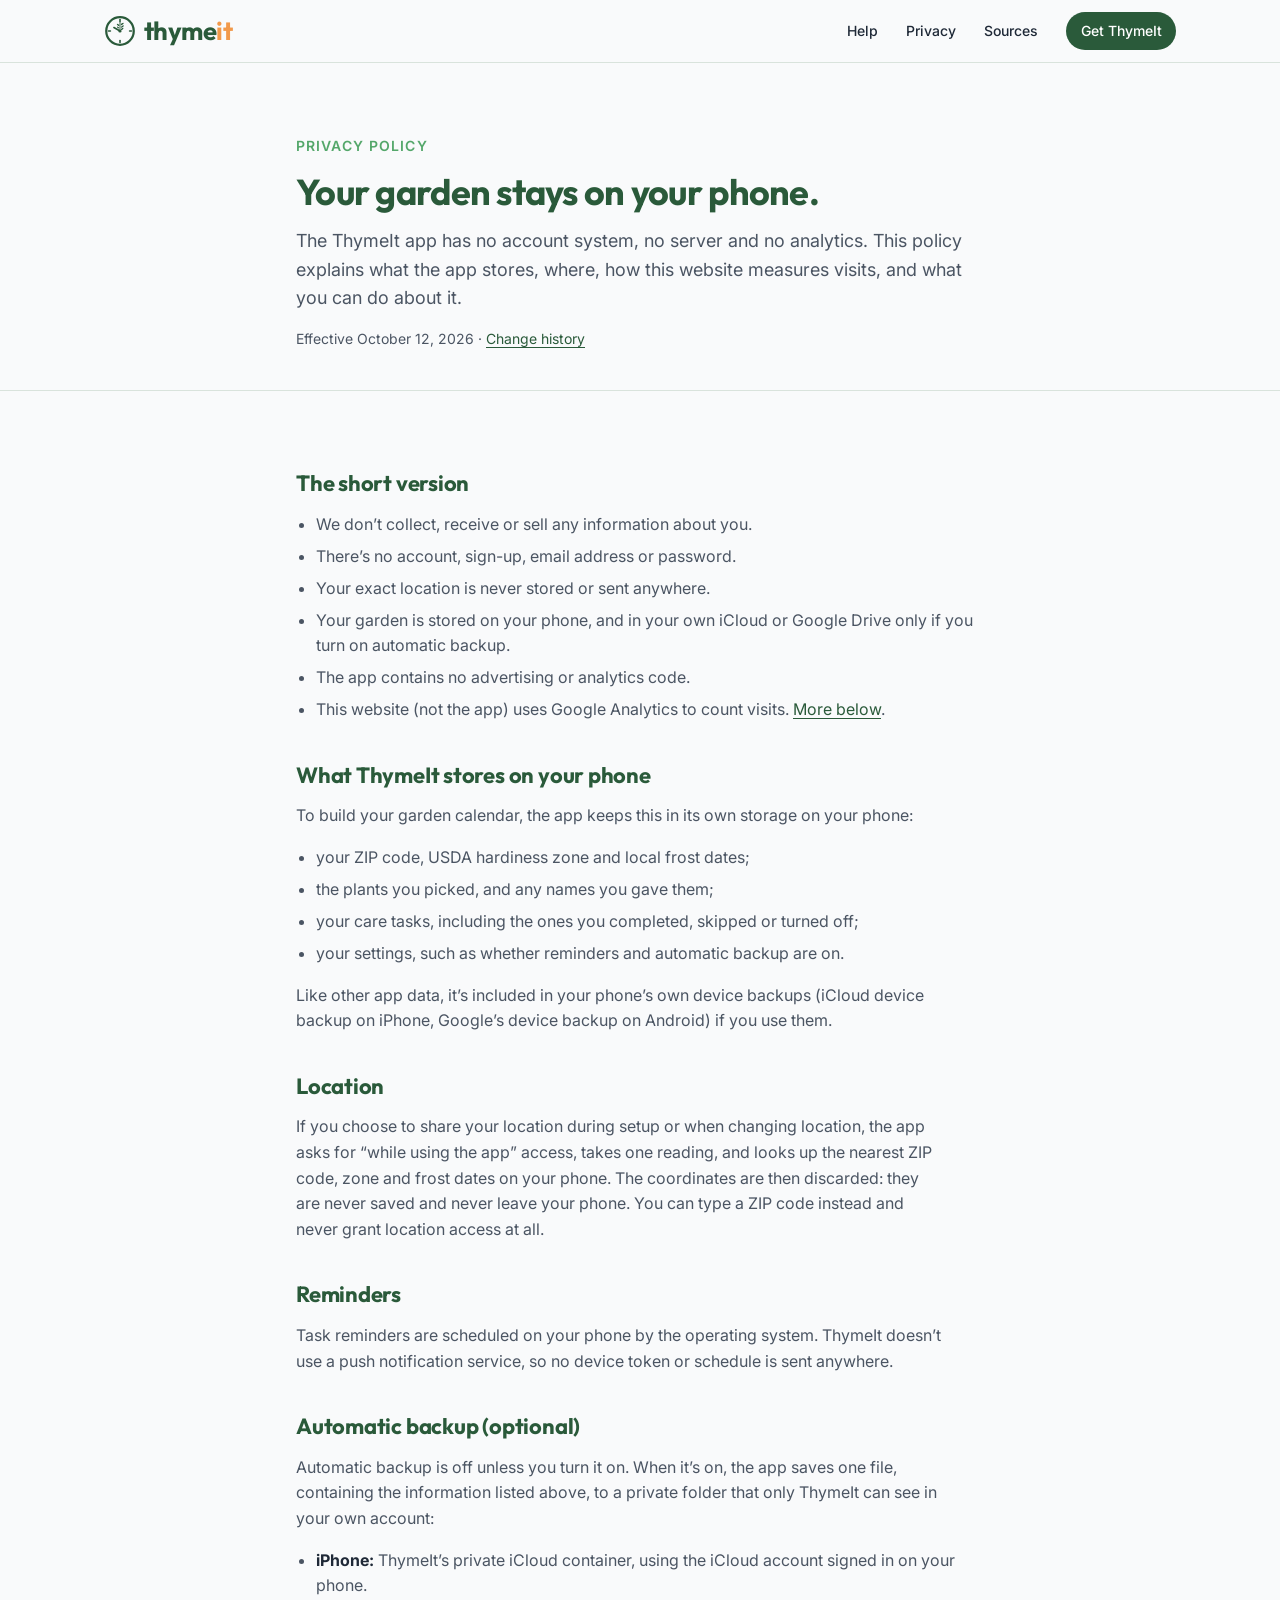
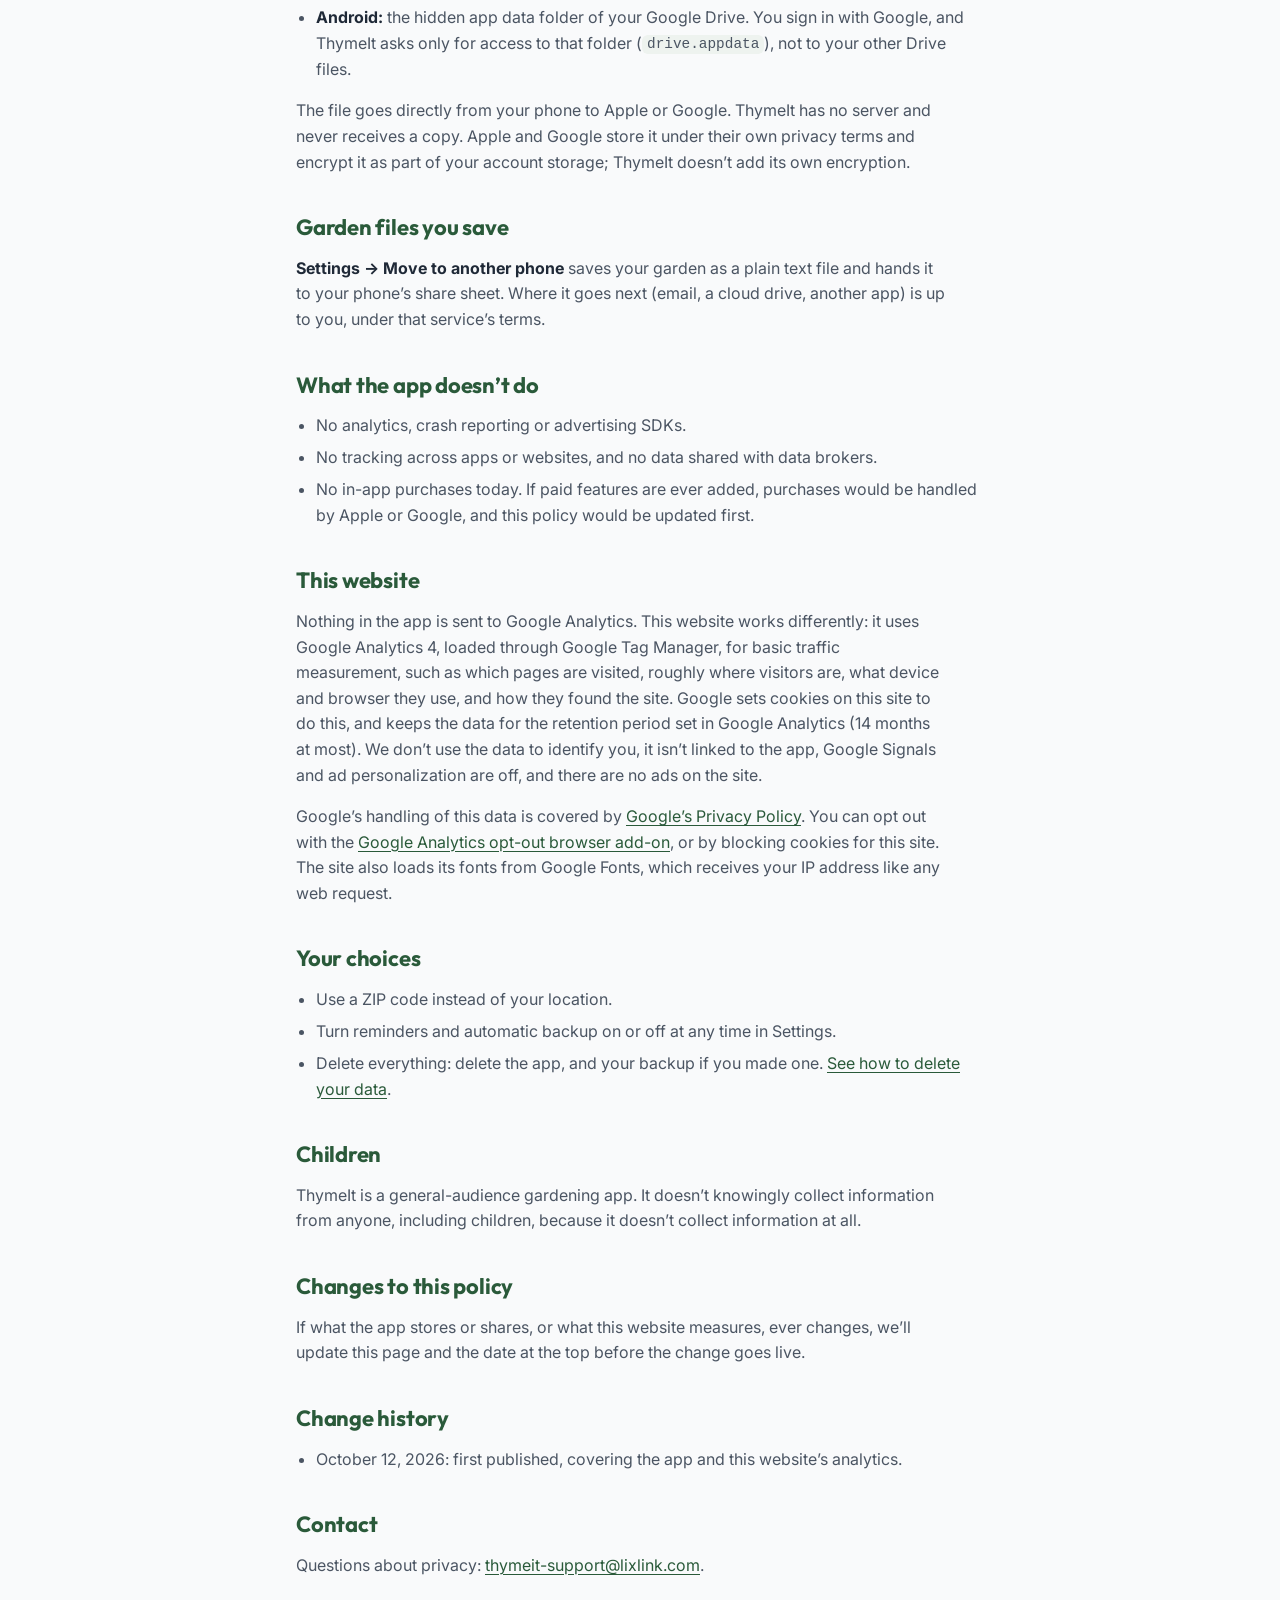
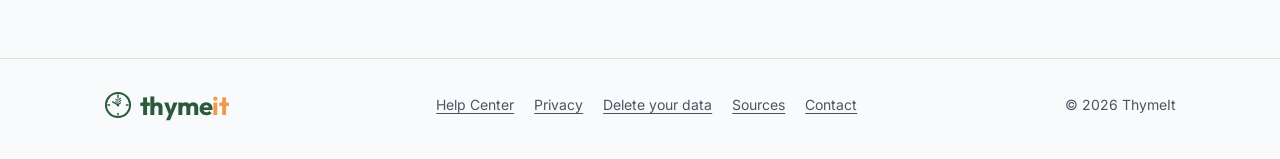
<file: privacy.html>
<!doctype html>
<html lang="en">
  <head>
    <!-- Google Tag Manager -->
    <script>(function(w,d,s,l,i){w[l]=w[l]||[];w[l].push({'gtm.start':
    new Date().getTime(),event:'gtm.js'});var f=d.getElementsByTagName(s)[0],
    j=d.createElement(s),dl=l!='dataLayer'?'&l='+l:'';j.async=true;j.src=
    'https://www.googletagmanager.com/gtm.js?id='+i+dl;f.parentNode.insertBefore(j,f);
    })(window,document,'script','dataLayer','GTM-WDTZSRVP');</script>
    <!-- End Google Tag Manager -->
    <meta charset="utf-8" />
    <meta name="viewport" content="width=device-width, initial-scale=1, viewport-fit=cover" />
    <title>Privacy Policy | ThymeIt</title>
    <meta name="description" content="The ThymeIt app has no account, no server and no analytics. What it stores on your phone, how optional backup works, how this website measures visits, and your choices." />
    <meta name="theme-color" content="#2A5A3A" />
    <link rel="icon" href="assets/img/app-icon.svg" type="image/svg+xml" />
    <link rel="canonical" href="https://thymeit.lixlink.com/privacy.html" />
    <meta property="og:title" content="Privacy Policy | ThymeIt" />
    <meta property="og:description" content="The ThymeIt app has no account, no server and no analytics. What it stores on your phone, how optional backup works, how this website measures visits, and your choices." />
    <meta property="og:type" content="website" />
    <meta property="og:url" content="https://thymeit.lixlink.com/privacy.html" />
    <link rel="preconnect" href="https://fonts.googleapis.com" />
    <link rel="preconnect" href="https://fonts.gstatic.com" crossorigin />
    <link
      rel="stylesheet"
      href="https://fonts.googleapis.com/css2?family=Inter:wght@400;500;600;700&family=Outfit:wght@500;600;700&display=swap"
    />
    <link rel="stylesheet" href="assets/css/style.css" />
  </head>
  <body>
    <!-- Google Tag Manager (noscript) -->
    <noscript><iframe src="https://www.googletagmanager.com/ns.html?id=GTM-WDTZSRVP"
    height="0" width="0" style="display:none;visibility:hidden"></iframe></noscript>
    <!-- End Google Tag Manager (noscript) -->
    <a class="skip" href="#main">Skip to content</a>

    <header class="site-header">
      <div class="wrap">
        <a class="brand" href="./" aria-label="ThymeIt home">
          <svg class="mark" viewBox="0 0 100 100" width="32" height="32" aria-hidden="true"><circle cx="50" cy="50" r="43" fill="none" stroke="currentColor" stroke-width="7"/><g stroke="currentColor" stroke-width="5" stroke-linecap="round"><line x1="50" y1="14" x2="50" y2="20"/><line x1="86" y1="50" x2="80" y2="50"/><line x1="50" y1="86" x2="50" y2="80"/><line x1="14" y1="50" x2="20" y2="50"/><line x1="50" y1="50" x2="31" y2="39"/></g><g fill="currentColor"><path d="M48.6 50 L48.6 22 Q50 19 51.4 22 L51.4 50 Z"/><ellipse cx="57" cy="28" rx="5.2" ry="2.3" transform="rotate(-35 57 28)"/><ellipse cx="57.5" cy="36" rx="5.2" ry="2.3" transform="rotate(-35 57.5 36)"/><ellipse cx="57" cy="43.5" rx="4.6" ry="2.1" transform="rotate(-35 57 43.5)"/><ellipse cx="44" cy="31" rx="4.6" ry="2.1" transform="rotate(35 44 31)"/><ellipse cx="44" cy="39" rx="4.2" ry="2" transform="rotate(35 44 39)"/><circle cx="50" cy="50" r="5"/></g></svg>
          <span class="wordmark"><span class="thyme">thyme</span><span class="it">it</span></span>
        </a>
        <button class="nav-toggle" type="button" aria-expanded="false" aria-controls="site-nav">
          Menu
        </button>
        <nav class="nav" id="site-nav" aria-label="Main" hidden>
          <a href="faq.html">Help</a>
          <a href="privacy.html" aria-current="page">Privacy</a>
          <a href="sources.html">Sources</a>
          <a class="pill" href="index.html#download">Get ThymeIt</a>
        </nav>
      </div>
    </header>

    <main id="main">
      <section class="page-head">
        <div class="wrap">
          <p class="eyebrow">Privacy policy</p>
          <h1>Your garden stays on your phone.</h1>
          <p class="lede">
            The ThymeIt app has no account system, no server and no analytics. This policy explains
            what the app stores, where, how this website measures visits, and what you can do about
            it.
          </p>
          <p class="meta">Effective October 12, 2026 · <a href="#history">Change history</a></p>
        </div>
      </section>

      <div class="page-body">
        <div class="wrap prose">
          <h2 id="summary">The short version</h2>
          <ul>
            <li>We don’t collect, receive or sell any information about you.</li>
            <li>There’s no account, sign-up, email address or password.</li>
            <li>Your exact location is never stored or sent anywhere.</li>
            <li>
              Your garden is stored on your phone, and in your own iCloud or Google Drive only if
              you turn on automatic backup.
            </li>
            <li>The app contains no advertising or analytics code.</li>
            <li>
              This website (not the app) uses Google Analytics to count visits.
              <a href="#website">More below</a>.
            </li>
          </ul>

          <h2 id="on-your-phone">What ThymeIt stores on your phone</h2>
          <p>To build your garden calendar, the app keeps this in its own storage on your phone:</p>
          <ul>
            <li>your ZIP code, USDA hardiness zone and local frost dates;</li>
            <li>the plants you picked, and any names you gave them;</li>
            <li>your care tasks, including the ones you completed, skipped or turned off;</li>
            <li>your settings, such as whether reminders and automatic backup are on.</li>
          </ul>
          <p>
            Like other app data, it’s included in your phone’s own device backups (iCloud device
            backup on iPhone, Google’s device backup on Android) if you use them.
          </p>

          <h2 id="location">Location</h2>
          <p>
            If you choose to share your location during setup or when changing location, the app
            asks for “while using the app” access, takes one reading, and looks up the nearest ZIP
            code, zone and frost dates on your phone. The coordinates are then discarded: they are
            never saved and never leave your phone. You can type a ZIP code instead and never grant
            location access at all.
          </p>

          <h2 id="reminders">Reminders</h2>
          <p>
            Task reminders are scheduled on your phone by the operating system. ThymeIt doesn’t
            use a push notification service, so no device token or schedule is sent anywhere.
          </p>

          <h2 id="backup">Automatic backup (optional)</h2>
          <p>
            Automatic backup is off unless you turn it on. When it’s on, the app saves one file,
            containing the information listed above, to a private folder that only ThymeIt can see
            in your own account:
          </p>
          <ul>
            <li>
              <strong>iPhone:</strong> ThymeIt’s private iCloud container, using the iCloud account
              signed in on your phone.
            </li>
            <li>
              <strong>Android:</strong> the hidden app data folder of your Google Drive. You sign in
              with Google, and ThymeIt asks only for access to that folder
              (<code>drive.appdata</code>), not to your other Drive files.
            </li>
          </ul>
          <p>
            The file goes directly from your phone to Apple or Google. ThymeIt has no server and
            never receives a copy. Apple and Google store it under their own privacy terms and
            encrypt it as part of your account storage; ThymeIt doesn’t add its own encryption.
          </p>

          <h2 id="garden-file">Garden files you save</h2>
          <p>
            <strong>Settings → Move to another phone</strong> saves your garden as a plain text
            file and hands it to your phone’s share sheet. Where it goes next (email, a cloud
            drive, another app) is up to you, under that service’s terms.
          </p>

          <h2 id="no-collection">What the app doesn’t do</h2>
          <ul>
            <li>No analytics, crash reporting or advertising SDKs.</li>
            <li>No tracking across apps or websites, and no data shared with data brokers.</li>
            <li>
              No in-app purchases today. If paid features are ever added, purchases would be handled
              by Apple or Google, and this policy would be updated first.
            </li>
          </ul>

          <h2 id="website">This website</h2>
          <p>
            Nothing in the app is sent to Google Analytics. This website works differently: it
            uses Google Analytics 4, loaded through Google Tag Manager, for basic traffic
            measurement, such as which pages are visited, roughly where visitors are, what device
            and browser they use, and how they found the site. Google sets cookies on this site to
            do this, and keeps the data for the retention period set in Google Analytics (14 months
            at most). We don’t use the data to identify you, it isn’t linked to the app, Google
            Signals and ad personalization are off, and there are no ads on the site.
          </p>
          <p>
            Google’s handling of this data is covered by
            <a href="https://policies.google.com/privacy">Google’s Privacy Policy</a>. You can
            opt out with the
            <a href="https://tools.google.com/dlpage/gaoptout">Google Analytics opt-out browser
            add-on</a>, or by blocking cookies for this site. The site also loads its fonts from
            Google Fonts, which receives your IP address like any web request.
          </p>

          <h2 id="your-choices">Your choices</h2>
          <ul>
            <li>Use a ZIP code instead of your location.</li>
            <li>Turn reminders and automatic backup on or off at any time in Settings.</li>
            <li>
              Delete everything: delete the app, and your backup if you made one.
              <a href="delete-data.html">See how to delete your data</a>.
            </li>
          </ul>

          <h2 id="children">Children</h2>
          <p>
            ThymeIt is a general-audience gardening app. It doesn’t knowingly collect information
            from anyone, including children, because it doesn’t collect information at all.
          </p>

          <h2 id="changes">Changes to this policy</h2>
          <p>
            If what the app stores or shares, or what this website measures, ever changes, we’ll
            update this page and the date at the top before the change goes live.
          </p>

          <h2 id="history">Change history</h2>
          <ul>
            <li>October 12, 2026: first published, covering the app and this website’s analytics.</li>
          </ul>

          <h2 id="contact">Contact</h2>
          <p>
            Questions about privacy:
            <a href="mailto:thymeit-support@lixlink.com">thymeit-support@lixlink.com</a>.
          </p>
        </div>
      </div>
    </main>

    <footer class="site-footer">
      <div class="wrap">
        <a class="brand" href="./" aria-label="ThymeIt home">
          <svg class="mark" viewBox="0 0 100 100" width="28" height="28" aria-hidden="true"><circle cx="50" cy="50" r="43" fill="none" stroke="currentColor" stroke-width="7"/><g stroke="currentColor" stroke-width="5" stroke-linecap="round"><line x1="50" y1="14" x2="50" y2="20"/><line x1="86" y1="50" x2="80" y2="50"/><line x1="50" y1="86" x2="50" y2="80"/><line x1="14" y1="50" x2="20" y2="50"/><line x1="50" y1="50" x2="31" y2="39"/></g><g fill="currentColor"><path d="M48.6 50 L48.6 22 Q50 19 51.4 22 L51.4 50 Z"/><ellipse cx="57" cy="28" rx="5.2" ry="2.3" transform="rotate(-35 57 28)"/><ellipse cx="57.5" cy="36" rx="5.2" ry="2.3" transform="rotate(-35 57.5 36)"/><ellipse cx="57" cy="43.5" rx="4.6" ry="2.1" transform="rotate(-35 57 43.5)"/><ellipse cx="44" cy="31" rx="4.6" ry="2.1" transform="rotate(35 44 31)"/><ellipse cx="44" cy="39" rx="4.2" ry="2" transform="rotate(35 44 39)"/><circle cx="50" cy="50" r="5"/></g></svg>
          <span class="wordmark"><span class="thyme">thyme</span><span class="it">it</span></span>
        </a>
        <nav aria-label="Footer">
          <a href="faq.html">Help Center</a>
          <a href="privacy.html">Privacy</a>
          <a href="delete-data.html">Delete your data</a>
          <a href="sources.html">Sources</a>
          <a href="mailto:thymeit-support@lixlink.com">Contact</a>
        </nav>
        <p>© <span id="year">2026</span> ThymeIt</p>
      </div>
    </footer>

    <script src="assets/js/main.js"></script>
  </body>
</html>
</file>
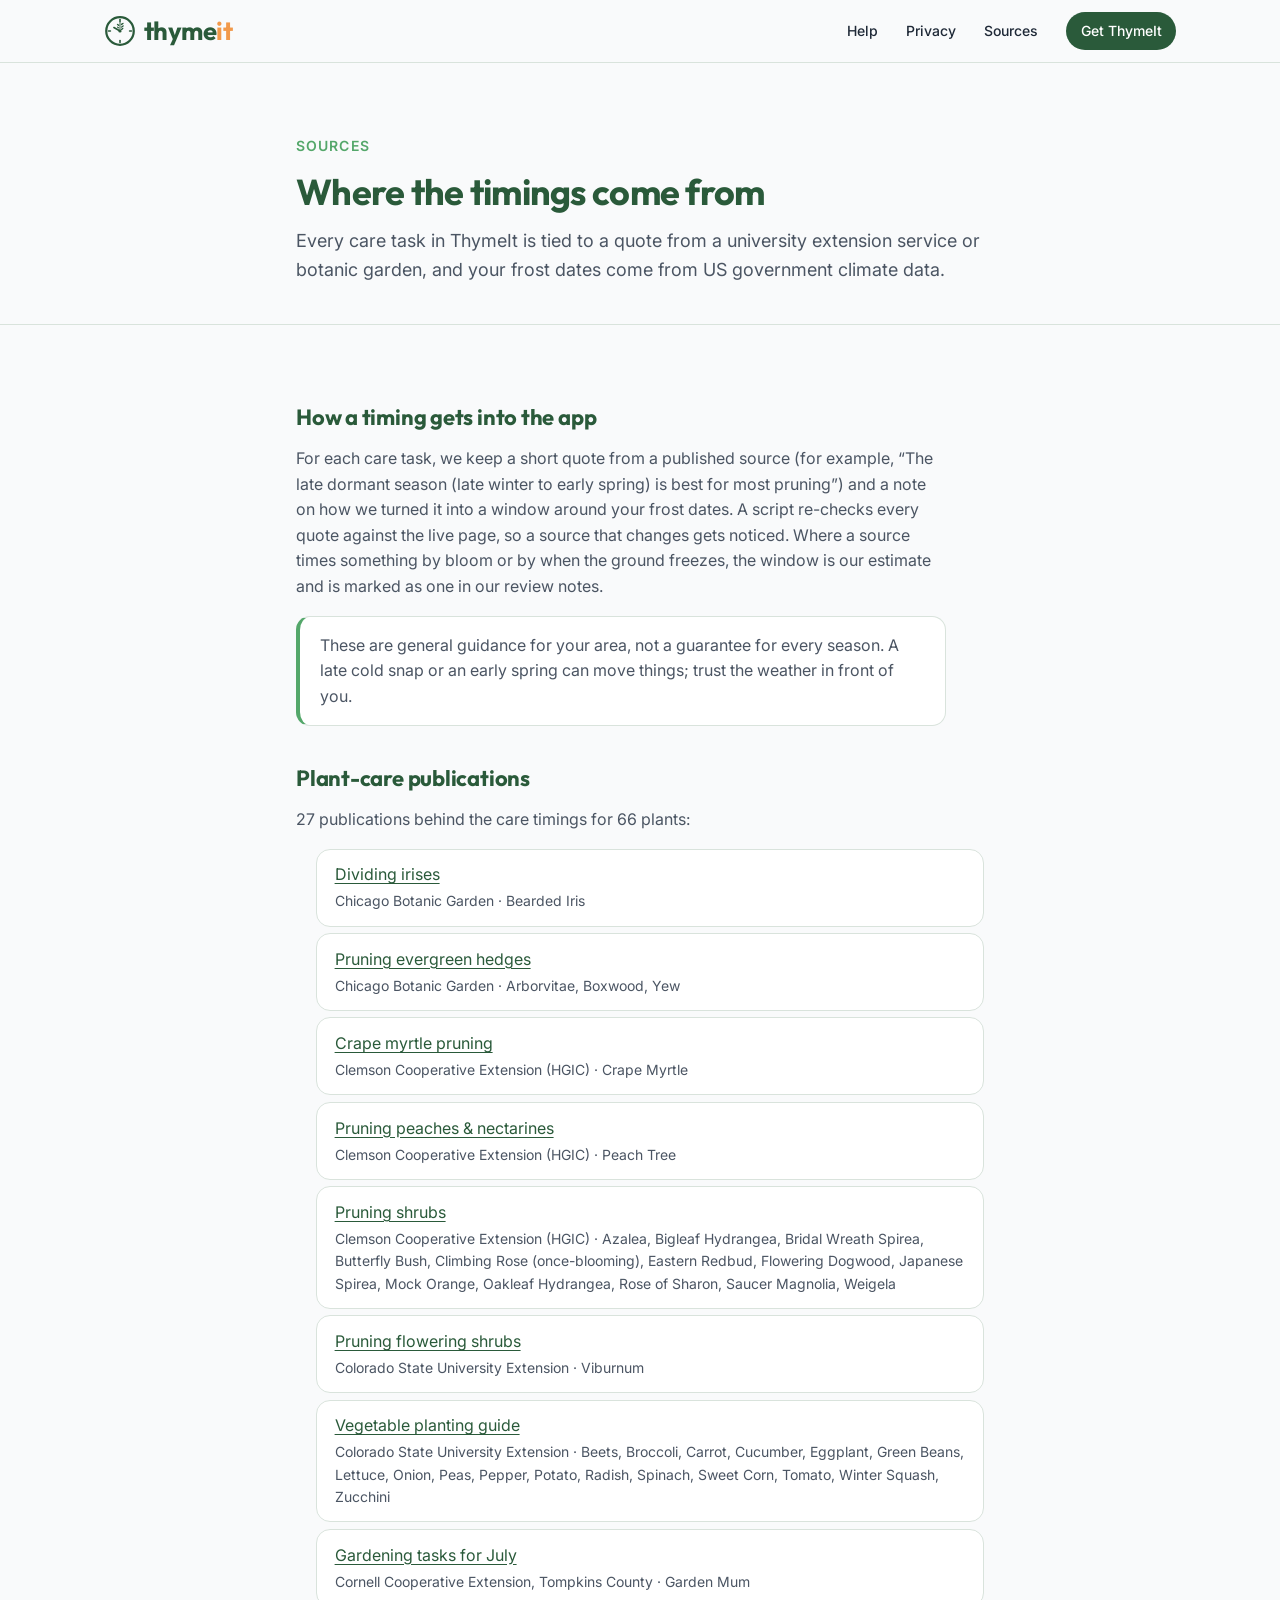
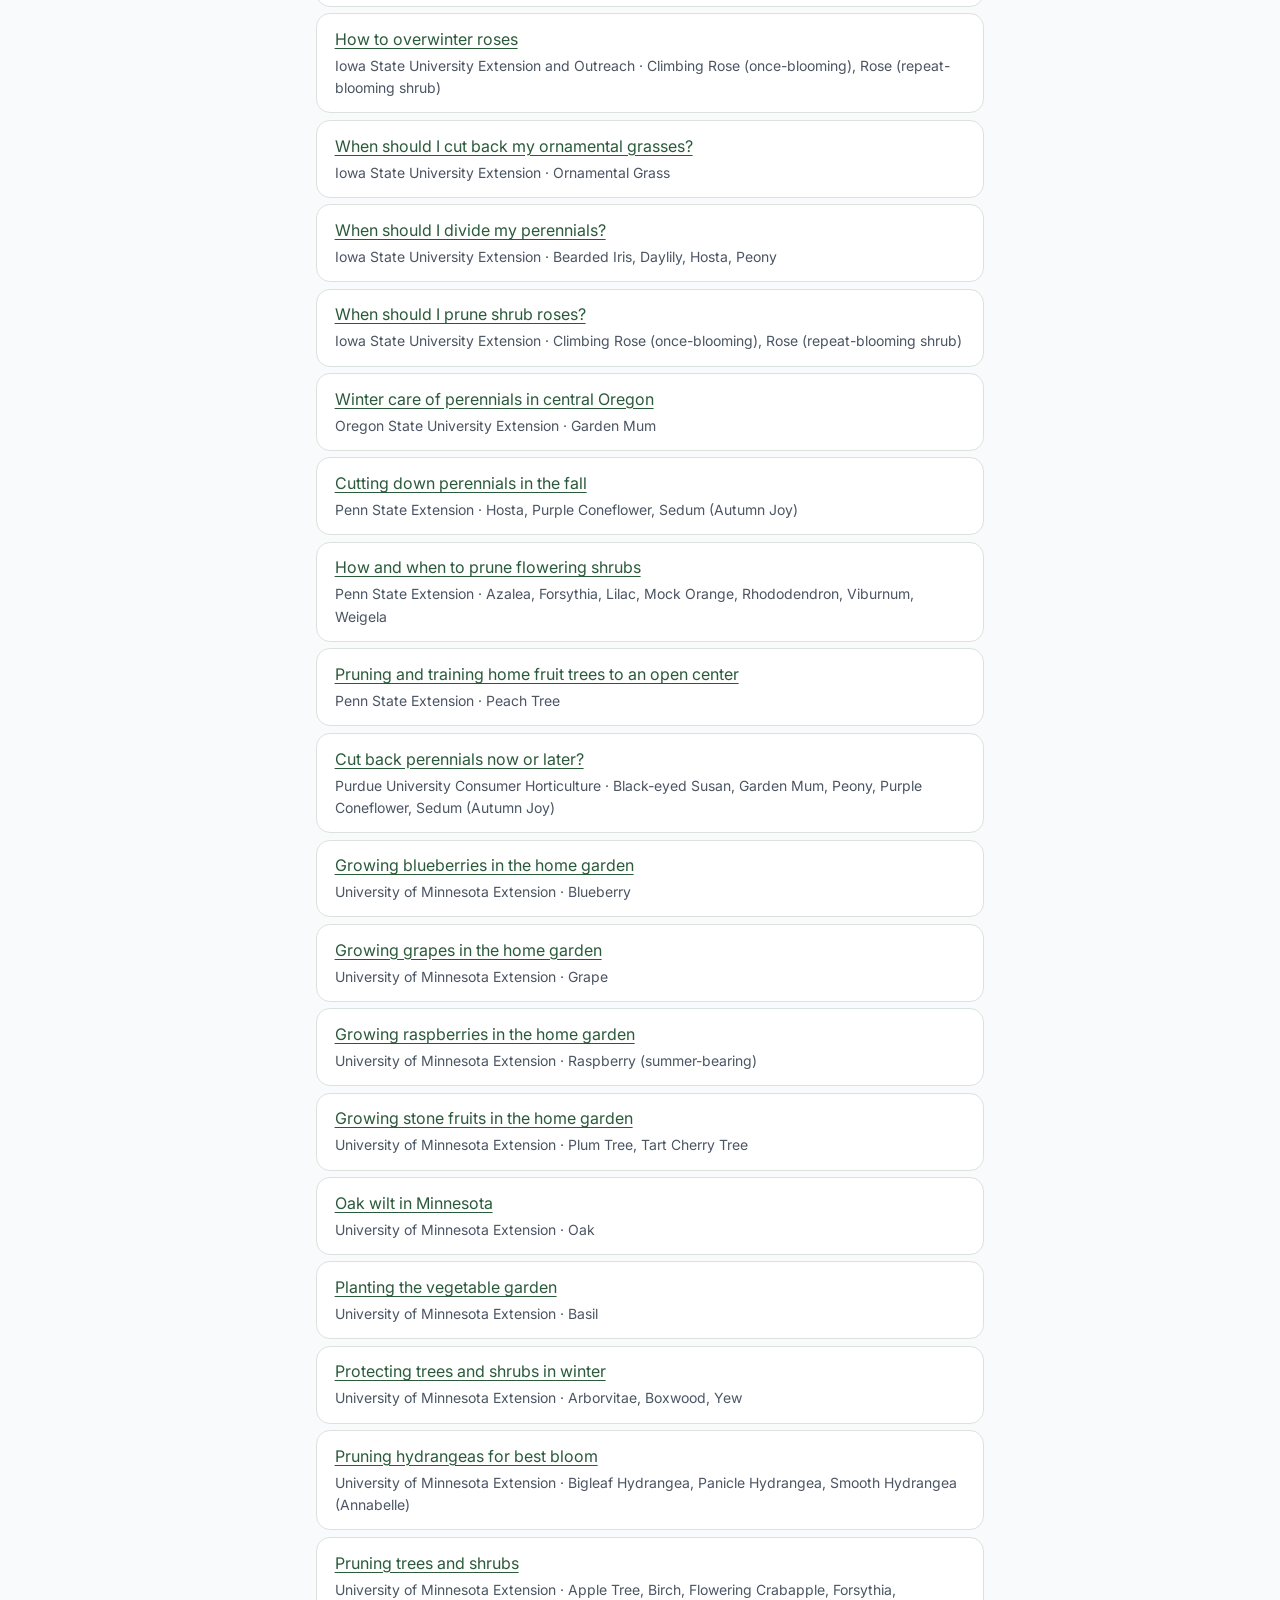
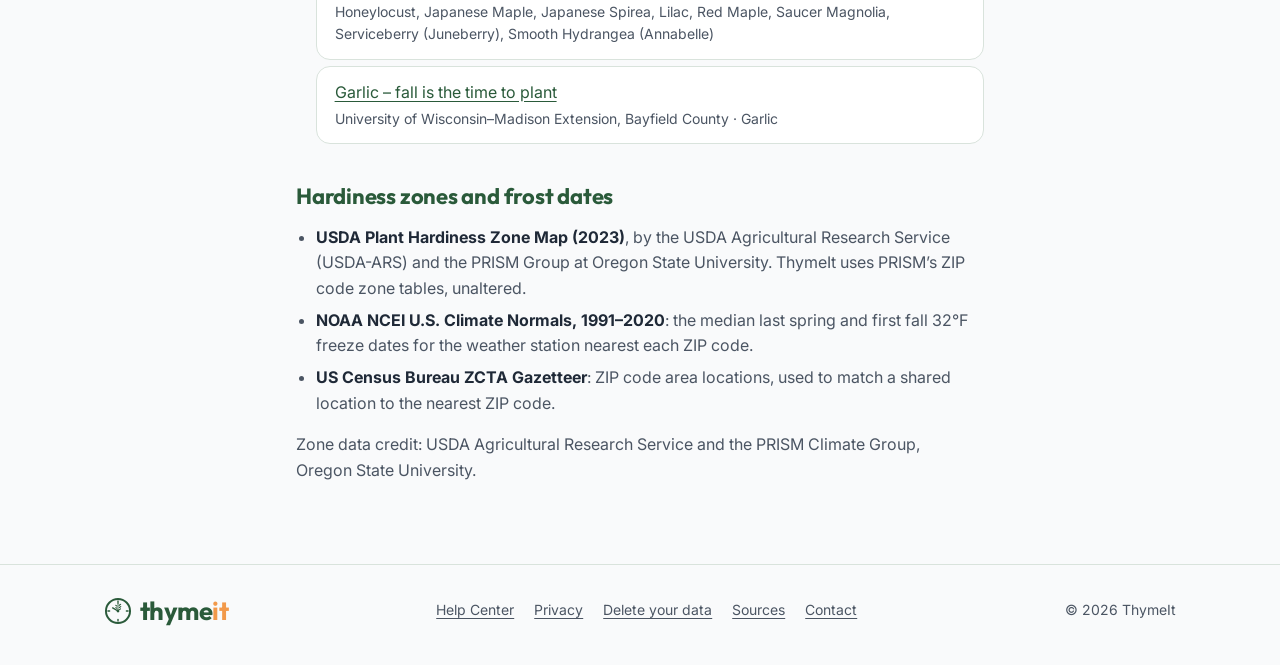
<file: sources.html>
<!doctype html>
<html lang="en">
  <head>
    <!-- Google Tag Manager -->
    <script>(function(w,d,s,l,i){w[l]=w[l]||[];w[l].push({'gtm.start':
    new Date().getTime(),event:'gtm.js'});var f=d.getElementsByTagName(s)[0],
    j=d.createElement(s),dl=l!='dataLayer'?'&l='+l:'';j.async=true;j.src=
    'https://www.googletagmanager.com/gtm.js?id='+i+dl;f.parentNode.insertBefore(j,f);
    })(window,document,'script','dataLayer','GTM-WDTZSRVP');</script>
    <!-- End Google Tag Manager -->
    <meta charset="utf-8" />
    <meta name="viewport" content="width=device-width, initial-scale=1, viewport-fit=cover" />
    <title>Sources | ThymeIt</title>
    <meta name="description" content="The university extension and botanic-garden publications behind ThymeIt’s care timings, and the USDA, NOAA and Census data behind your zone and frost dates." />
    <meta name="theme-color" content="#2A5A3A" />
    <link rel="icon" href="assets/img/app-icon.svg" type="image/svg+xml" />
    <link rel="canonical" href="https://thymeit.lixlink.com/sources.html" />
    <meta property="og:title" content="Sources | ThymeIt" />
    <meta property="og:description" content="The university extension and botanic-garden publications behind ThymeIt’s care timings, and the USDA, NOAA and Census data behind your zone and frost dates." />
    <meta property="og:type" content="website" />
    <meta property="og:url" content="https://thymeit.lixlink.com/sources.html" />
    <link rel="preconnect" href="https://fonts.googleapis.com" />
    <link rel="preconnect" href="https://fonts.gstatic.com" crossorigin />
    <link
      rel="stylesheet"
      href="https://fonts.googleapis.com/css2?family=Inter:wght@400;500;600;700&family=Outfit:wght@500;600;700&display=swap"
    />
    <link rel="stylesheet" href="assets/css/style.css" />
  </head>
  <body>
    <!-- Google Tag Manager (noscript) -->
    <noscript><iframe src="https://www.googletagmanager.com/ns.html?id=GTM-WDTZSRVP"
    height="0" width="0" style="display:none;visibility:hidden"></iframe></noscript>
    <!-- End Google Tag Manager (noscript) -->
    <a class="skip" href="#main">Skip to content</a>

    <header class="site-header">
      <div class="wrap">
        <a class="brand" href="./" aria-label="ThymeIt home">
          <svg class="mark" viewBox="0 0 100 100" width="32" height="32" aria-hidden="true"><circle cx="50" cy="50" r="43" fill="none" stroke="currentColor" stroke-width="7"/><g stroke="currentColor" stroke-width="5" stroke-linecap="round"><line x1="50" y1="14" x2="50" y2="20"/><line x1="86" y1="50" x2="80" y2="50"/><line x1="50" y1="86" x2="50" y2="80"/><line x1="14" y1="50" x2="20" y2="50"/><line x1="50" y1="50" x2="31" y2="39"/></g><g fill="currentColor"><path d="M48.6 50 L48.6 22 Q50 19 51.4 22 L51.4 50 Z"/><ellipse cx="57" cy="28" rx="5.2" ry="2.3" transform="rotate(-35 57 28)"/><ellipse cx="57.5" cy="36" rx="5.2" ry="2.3" transform="rotate(-35 57.5 36)"/><ellipse cx="57" cy="43.5" rx="4.6" ry="2.1" transform="rotate(-35 57 43.5)"/><ellipse cx="44" cy="31" rx="4.6" ry="2.1" transform="rotate(35 44 31)"/><ellipse cx="44" cy="39" rx="4.2" ry="2" transform="rotate(35 44 39)"/><circle cx="50" cy="50" r="5"/></g></svg>
          <span class="wordmark"><span class="thyme">thyme</span><span class="it">it</span></span>
        </a>
        <button class="nav-toggle" type="button" aria-expanded="false" aria-controls="site-nav">
          Menu
        </button>
        <nav class="nav" id="site-nav" aria-label="Main" hidden>
          <a href="faq.html">Help</a>
          <a href="privacy.html">Privacy</a>
          <a href="sources.html" aria-current="page">Sources</a>
          <a class="pill" href="index.html#download">Get ThymeIt</a>
        </nav>
      </div>
    </header>

    <main id="main">
      <section class="page-head">
        <div class="wrap">
          <p class="eyebrow">Sources</p>
          <h1>Where the timings come from</h1>
          <p class="lede">
            Every care task in ThymeIt is tied to a quote from a university extension service or
            botanic garden, and your frost dates come from US government climate data.
          </p>
        </div>
      </section>

      <div class="page-body">
        <div class="wrap prose">
          <h2 id="how">How a timing gets into the app</h2>
          <p>
            For each care task, we keep a short quote from a published source (for example, “The
            late dormant season (late winter to early spring) is best for most pruning”) and a
            note on how we turned it into a window around your frost dates. A script re-checks
            every quote against the live page, so a source that changes gets noticed. Where a
            source times something by bloom or by when the ground freezes, the window is our
            estimate and is marked as one in our review notes.
          </p>
          <p class="note">
            These are general guidance for your area, not a guarantee for every season. A late
            cold snap or an early spring can move things; trust the weather in front of you.
          </p>

          <h2 id="plant-care">Plant-care publications</h2>
          <!-- sources:start -->
          <p>27 publications behind the care timings for 66 plants:</p>
          <ul class="source-list">
            <li>
              <a href="https://www.chicagobotanic.org/plant-information/dividing-irises">Dividing irises</a>
              <span class="publisher">Chicago Botanic Garden · Bearded Iris</span>
            </li>
            <li>
              <a href="https://www.chicagobotanic.org/plantinfo/pruning_evergreen_hedges">Pruning evergreen hedges</a>
              <span class="publisher">Chicago Botanic Garden · Arborvitae, Boxwood, Yew</span>
            </li>
            <li>
              <a href="https://hgic.clemson.edu/factsheet/crape-myrtle-pruning/">Crape myrtle pruning</a>
              <span class="publisher">Clemson Cooperative Extension (HGIC) · Crape Myrtle</span>
            </li>
            <li>
              <a href="https://hgic.clemson.edu/factsheet/pruning-peaches-nectarines/">Pruning peaches &amp; nectarines</a>
              <span class="publisher">Clemson Cooperative Extension (HGIC) · Peach Tree</span>
            </li>
            <li>
              <a href="https://hgic.clemson.edu/factsheet/pruning-shrubs/">Pruning shrubs</a>
              <span class="publisher">Clemson Cooperative Extension (HGIC) · Azalea, Bigleaf Hydrangea, Bridal Wreath Spirea, Butterfly Bush, Climbing Rose (once-blooming), Eastern Redbud, Flowering Dogwood, Japanese Spirea, Mock Orange, Oakleaf Hydrangea, Rose of Sharon, Saucer Magnolia, Weigela</span>
            </li>
            <li>
              <a href="https://extension.colostate.edu/resource/pruning-flowering-shrubs/">Pruning flowering shrubs</a>
              <span class="publisher">Colorado State University Extension · Viburnum</span>
            </li>
            <li>
              <a href="https://extension.colostate.edu/resource/vegetable-planting-guide">Vegetable planting guide</a>
              <span class="publisher">Colorado State University Extension · Beets, Broccoli, Carrot, Cucumber, Eggplant, Green Beans, Lettuce, Onion, Peas, Pepper, Potato, Radish, Spinach, Sweet Corn, Tomato, Winter Squash, Zucchini</span>
            </li>
            <li>
              <a href="https://ccetompkins.org/gardening/home-gardening/publications/gardening-tasks-for-july-q-a">Gardening tasks for July</a>
              <span class="publisher">Cornell Cooperative Extension, Tompkins County · Garden Mum</span>
            </li>
            <li>
              <a href="https://yardandgarden.extension.iastate.edu/how-to/how-overwinter-roses">How to overwinter roses</a>
              <span class="publisher">Iowa State University Extension and Outreach · Climbing Rose (once-blooming), Rose (repeat-blooming shrub)</span>
            </li>
            <li>
              <a href="https://yardandgarden.extension.iastate.edu/faq/when-should-i-cut-back-my-ornamental-grasses">When should I cut back my ornamental grasses?</a>
              <span class="publisher">Iowa State University Extension · Ornamental Grass</span>
            </li>
            <li>
              <a href="https://yardandgarden.extension.iastate.edu/faq/when-should-i-divide-my-perennials">When should I divide my perennials?</a>
              <span class="publisher">Iowa State University Extension · Bearded Iris, Daylily, Hosta, Peony</span>
            </li>
            <li>
              <a href="https://yardandgarden.extension.iastate.edu/faq/when-should-i-prune-shrub-roses">When should I prune shrub roses?</a>
              <span class="publisher">Iowa State University Extension · Climbing Rose (once-blooming), Rose (repeat-blooming shrub)</span>
            </li>
            <li>
              <a href="https://extension.oregonstate.edu/gardening/flowers-shrubs-trees/winter-care-perennials-central-oregon">Winter care of perennials in central Oregon</a>
              <span class="publisher">Oregon State University Extension · Garden Mum</span>
            </li>
            <li>
              <a href="https://extension.psu.edu/cutting-down-perennials-in-the-fall">Cutting down perennials in the fall</a>
              <span class="publisher">Penn State Extension · Hosta, Purple Coneflower, Sedum (Autumn Joy)</span>
            </li>
            <li>
              <a href="https://extension.psu.edu/how-and-when-to-prune-flowering-shrubs">How and when to prune flowering shrubs</a>
              <span class="publisher">Penn State Extension · Azalea, Forsythia, Lilac, Mock Orange, Rhododendron, Viburnum, Weigela</span>
            </li>
            <li>
              <a href="https://extension.psu.edu/pruning-and-training-home-fruit-trees-to-an-open-center">Pruning and training home fruit trees to an open center</a>
              <span class="publisher">Penn State Extension · Peach Tree</span>
            </li>
            <li>
              <a href="https://www.purdue.edu/hla/sites/yardandgarden/cut-back-perennials-now-or-later/">Cut back perennials now or later?</a>
              <span class="publisher">Purdue University Consumer Horticulture · Black-eyed Susan, Garden Mum, Peony, Purple Coneflower, Sedum (Autumn Joy)</span>
            </li>
            <li>
              <a href="https://extension.umn.edu/fruit/growing-blueberries-home-garden">Growing blueberries in the home garden</a>
              <span class="publisher">University of Minnesota Extension · Blueberry</span>
            </li>
            <li>
              <a href="https://extension.umn.edu/fruit/growing-grapes-home-garden">Growing grapes in the home garden</a>
              <span class="publisher">University of Minnesota Extension · Grape</span>
            </li>
            <li>
              <a href="https://extension.umn.edu/fruit/growing-raspberries-home-garden">Growing raspberries in the home garden</a>
              <span class="publisher">University of Minnesota Extension · Raspberry (summer-bearing)</span>
            </li>
            <li>
              <a href="https://extension.umn.edu/fruit/growing-stone-fruits-home-garden">Growing stone fruits in the home garden</a>
              <span class="publisher">University of Minnesota Extension · Plum Tree, Tart Cherry Tree</span>
            </li>
            <li>
              <a href="https://extension.umn.edu/plant-diseases/oak-wilt-minnesota">Oak wilt in Minnesota</a>
              <span class="publisher">University of Minnesota Extension · Oak</span>
            </li>
            <li>
              <a href="https://extension.umn.edu/vegetables/planting-vegetable-garden">Planting the vegetable garden</a>
              <span class="publisher">University of Minnesota Extension · Basil</span>
            </li>
            <li>
              <a href="https://extension.umn.edu/planting-and-growing-guides/protecting-trees-and-shrubs-winter">Protecting trees and shrubs in winter</a>
              <span class="publisher">University of Minnesota Extension · Arborvitae, Boxwood, Yew</span>
            </li>
            <li>
              <a href="https://extension.umn.edu/planting-and-growing-guides/pruning-hydrangeas-best-bloom">Pruning hydrangeas for best bloom</a>
              <span class="publisher">University of Minnesota Extension · Bigleaf Hydrangea, Panicle Hydrangea, Smooth Hydrangea (Annabelle)</span>
            </li>
            <li>
              <a href="https://extension.umn.edu/planting-and-growing-guides/pruning-trees-and-shrubs">Pruning trees and shrubs</a>
              <span class="publisher">University of Minnesota Extension · Apple Tree, Birch, Flowering Crabapple, Forsythia, Honeylocust, Japanese Maple, Japanese Spirea, Lilac, Red Maple, Saucer Magnolia, Serviceberry (Juneberry), Smooth Hydrangea (Annabelle)</span>
            </li>
            <li>
              <a href="https://bayfield.extension.wisc.edu/garlic-fall-is-the-time-to-plant/">Garlic – fall is the time to plant</a>
              <span class="publisher">University of Wisconsin–Madison Extension, Bayfield County · Garlic</span>
            </li>
          </ul>
          <!-- sources:end -->

          <h2 id="climate">Hardiness zones and frost dates</h2>
          <ul>
            <li>
              <strong>USDA Plant Hardiness Zone Map (2023)</strong>, by the USDA Agricultural
              Research Service (USDA-ARS) and the PRISM Group at Oregon State University. ThymeIt
              uses PRISM’s ZIP code zone tables, unaltered.
            </li>
            <li>
              <strong>NOAA NCEI U.S. Climate Normals, 1991–2020</strong>: the median last spring
              and first fall 32°F freeze dates for the weather station nearest each ZIP code.
            </li>
            <li>
              <strong>US Census Bureau ZCTA Gazetteer</strong>: ZIP code area locations, used to
              match a shared location to the nearest ZIP code.
            </li>
          </ul>
          <p>
            Zone data credit: USDA Agricultural Research Service and the PRISM Climate Group,
            Oregon State University.
          </p>
        </div>
      </div>
    </main>

    <footer class="site-footer">
      <div class="wrap">
        <a class="brand" href="./" aria-label="ThymeIt home">
          <svg class="mark" viewBox="0 0 100 100" width="28" height="28" aria-hidden="true"><circle cx="50" cy="50" r="43" fill="none" stroke="currentColor" stroke-width="7"/><g stroke="currentColor" stroke-width="5" stroke-linecap="round"><line x1="50" y1="14" x2="50" y2="20"/><line x1="86" y1="50" x2="80" y2="50"/><line x1="50" y1="86" x2="50" y2="80"/><line x1="14" y1="50" x2="20" y2="50"/><line x1="50" y1="50" x2="31" y2="39"/></g><g fill="currentColor"><path d="M48.6 50 L48.6 22 Q50 19 51.4 22 L51.4 50 Z"/><ellipse cx="57" cy="28" rx="5.2" ry="2.3" transform="rotate(-35 57 28)"/><ellipse cx="57.5" cy="36" rx="5.2" ry="2.3" transform="rotate(-35 57.5 36)"/><ellipse cx="57" cy="43.5" rx="4.6" ry="2.1" transform="rotate(-35 57 43.5)"/><ellipse cx="44" cy="31" rx="4.6" ry="2.1" transform="rotate(35 44 31)"/><ellipse cx="44" cy="39" rx="4.2" ry="2" transform="rotate(35 44 39)"/><circle cx="50" cy="50" r="5"/></g></svg>
          <span class="wordmark"><span class="thyme">thyme</span><span class="it">it</span></span>
        </a>
        <nav aria-label="Footer">
          <a href="faq.html">Help Center</a>
          <a href="privacy.html">Privacy</a>
          <a href="delete-data.html">Delete your data</a>
          <a href="sources.html">Sources</a>
          <a href="mailto:thymeit-support@lixlink.com">Contact</a>
        </nav>
        <p>© <span id="year">2026</span> ThymeIt</p>
      </div>
    </footer>

    <script src="assets/js/main.js"></script>
  </body>
</html>
</file>
<file: assets/css/style.css>
/*
 * thymeit.lixlink.com — shared stylesheet.
 * Layout concept: a garden almanac read along the year. The hero states the promise next
 * to a real task card; the signature section is a twelve-month ruler where every care
 * window slides with the reader's frost dates.
 * Brand tokens come from the app (docs/product/brand-guidelines.md in bitPimps/thymeit).
 */

:root {
  /* Brand */
  --thyme: #2a5a3a; /* Thyme Green: wordmark, headings, primary surfaces */
  --fresh: #54a76a; /* Fresh Green: primary actions, success */
  --orange: #f2994a; /* Timing Orange: the "it", secondary accents */
  --amber: #f59e0b; /* Amber Notification: due-now badges */

  /* Neutrals, tinted toward thyme green */
  --bg: #f9fafb; /* Surface */
  --bg-soft: #eef3ef;
  --card: #ffffff;
  --ink: #1f2937; /* Dark Gray */
  --muted: #4b5563; /* Base Text */
  --line: #d9e3dc;

  /* Derived */
  --heading: var(--thyme);
  --link: #2a5a3a;
  --frost: #dde6ee; /* "frost likely" shading on the season ruler */
  --frost-ink: #4c6278;
  --band-bg: #2a5a3a; /* full-bleed privacy band */
  --band-ink: #f2f7f3;
  --band-muted: #c6dccd;
  --on-accent: #ffffff;
  --due-ink: #1f2937;
  --shadow: 0 1px 2px rgb(31 41 55 / 6%), 0 12px 32px -12px rgb(42 90 58 / 22%);

  /* Type */
  --font-display: 'Outfit', ui-rounded, 'Segoe UI', system-ui, sans-serif;
  --font-body: 'Inter', system-ui, -apple-system, 'Segoe UI', Roboto, sans-serif;
  --step--1: 0.875rem;
  --step-0: 1rem;
  --step-1: 1.125rem;
  --step-2: 1.375rem;
  --step-3: clamp(1.6rem, 1.2rem + 1.6vw, 2.25rem);
  --step-4: clamp(2.3rem, 1.5rem + 3.6vw, 4rem);

  --radius: 14px;
  --gutter: clamp(1rem, 4vw, 2.5rem);
  --max: 72rem;
}

@media (prefers-color-scheme: dark) {
  :root:not([data-theme='light']) {
    --bg: #0e1612;
    --bg-soft: #131e18;
    --card: #17231c;
    --ink: #e7efe9;
    --muted: #a8b8ad;
    --line: #26362c;
    --heading: #8fd3a0;
    --link: #8fd3a0;
    --fresh: #5cb874;
    --orange: #f4a764;
    --frost: #1c2a36;
    --frost-ink: #a9bdd1;
    --band-bg: #17291e;
    --band-ink: #eef6f0;
    --band-muted: #b3cbbb;
    --on-accent: #0e1612;
    --shadow: 0 1px 2px rgb(0 0 0 / 40%), 0 12px 32px -12px rgb(0 0 0 / 60%);
    color-scheme: dark;
  }
}

:root[data-theme='dark'] {
  --bg: #0e1612;
  --bg-soft: #131e18;
  --card: #17231c;
  --ink: #e7efe9;
  --muted: #a8b8ad;
  --line: #26362c;
  --heading: #8fd3a0;
  --link: #8fd3a0;
  --fresh: #5cb874;
  --orange: #f4a764;
  --frost: #1c2a36;
  --frost-ink: #a9bdd1;
  --band-bg: #17291e;
  --band-ink: #eef6f0;
  --band-muted: #b3cbbb;
  --on-accent: #0e1612;
  --shadow: 0 1px 2px rgb(0 0 0 / 40%), 0 12px 32px -12px rgb(0 0 0 / 60%);
  color-scheme: dark;
}

/* ---- Base ---------------------------------------------------------------------------- */

*,
*::before,
*::after {
  box-sizing: border-box;
}

html {
  -webkit-text-size-adjust: 100%;
  scroll-behavior: smooth;
}

body {
  margin: 0;
  background: var(--bg);
  color: var(--muted);
  font-family: var(--font-body);
  font-size: var(--step-0);
  line-height: 1.6;
}

h1,
h2,
h3 {
  font-family: var(--font-display);
  color: var(--heading);
  line-height: 1.12;
  margin: 0;
  text-wrap: balance;
}

h1 {
  font-size: var(--step-4);
  font-weight: 700;
  letter-spacing: -0.02em;
}

h2 {
  font-size: var(--step-3);
  font-weight: 700;
  letter-spacing: -0.01em;
}

h3 {
  font-size: var(--step-1);
  font-weight: 600;
  color: var(--ink);
}

p {
  margin: 0;
  max-width: 65ch;
}

a {
  color: var(--link);
  text-underline-offset: 0.18em;
}

:focus-visible {
  outline: 3px solid var(--orange);
  outline-offset: 3px;
  border-radius: 4px;
}

img,
svg {
  max-width: 100%;
}

.wrap {
  width: 100%;
  max-width: var(--max);
  margin-inline: auto;
  padding-inline: var(--gutter);
}

.eyebrow {
  font-size: var(--step--1);
  font-weight: 600;
  letter-spacing: 0.08em;
  text-transform: uppercase;
  color: var(--fresh);
}

.lede {
  font-size: var(--step-1);
  color: var(--muted);
}

.sr-only {
  position: absolute;
  width: 1px;
  height: 1px;
  overflow: hidden;
  clip: rect(0 0 0 0);
  white-space: nowrap;
}

.skip {
  position: absolute;
  left: -999px;
}

.skip:focus {
  left: var(--gutter);
  top: 0.5rem;
  z-index: 10;
  background: var(--card);
  padding: 0.5rem 0.75rem;
}

/* ---- Wordmark ------------------------------------------------------------------------- */

.brand {
  display: inline-flex;
  align-items: center;
  gap: 0.5rem;
  text-decoration: none;
}

.brand .mark {
  flex: none;
  color: var(--heading); /* the clock follows the theme; stays Thyme Green in light mode */
}

.wordmark {
  font-family: var(--font-display);
  font-weight: 700;
  font-size: 1.6rem;
  letter-spacing: -0.02em;
  line-height: 1;
}

/* Never recolor the split: "thyme" green, "it" orange (brand-guidelines.md §1). */
.wordmark .thyme {
  color: var(--heading);
}

.wordmark .it {
  color: var(--orange);
}

/* ---- Header ----------------------------------------------------------------------------- */

.site-header {
  position: sticky;
  top: env(safe-area-inset-top, 0px);
  z-index: 5;
  background: color-mix(in srgb, var(--bg) 88%, transparent);
  backdrop-filter: blur(10px);
  border-bottom: 1px solid var(--line);
}

.site-header .wrap {
  display: flex;
  align-items: center;
  justify-content: space-between;
  gap: 1rem;
  padding-block: 0.75rem;
}

.nav {
  display: flex;
  align-items: center;
  gap: clamp(0.75rem, 2.5vw, 1.75rem);
  font-size: var(--step--1);
  font-weight: 500;
}

.nav a {
  color: var(--ink);
  text-decoration: none;
}

.nav a:hover {
  color: var(--heading);
}

.nav .pill {
  background: var(--thyme);
  color: #fff;
  padding: 0.5rem 0.9rem;
  border-radius: 999px;
}

.nav-toggle {
  display: none;
}

@media (max-width: 720px) {
  .nav-toggle {
    display: inline-flex;
    align-items: center;
    gap: 0.4rem;
    font: inherit;
    font-size: var(--step--1);
    font-weight: 600;
    color: var(--ink);
    background: var(--card);
    border: 1px solid var(--line);
    border-radius: 999px;
    padding: 0.45rem 0.8rem;
    cursor: pointer;
  }

  .nav {
    position: absolute;
    inset: 100% 0 auto 0;
    flex-direction: column;
    align-items: stretch;
    gap: 0;
    background: var(--bg);
    border-bottom: 1px solid var(--line);
    padding: 0.5rem var(--gutter) 1rem;
  }

  .nav[hidden] {
    display: none;
  }

  .nav a {
    padding: 0.7rem 0;
    font-size: var(--step-0);
  }

  .nav .pill {
    text-align: center;
    margin-top: 0.5rem;
  }
}

@media (min-width: 721px) {
  .nav[hidden] {
    display: flex !important;
  }
}

/* ---- Hero -------------------------------------------------------------------------------- */

.hero {
  padding-block: clamp(2.5rem, 7vw, 5.5rem) clamp(2rem, 5vw, 4rem);
}

.hero .wrap {
  display: grid;
  grid-template-columns: minmax(0, 1.15fr) minmax(0, 0.85fr);
  gap: clamp(2rem, 5vw, 4.5rem);
  align-items: center;
}

.hero-copy {
  display: grid;
  gap: 1.25rem;
  min-width: 0;
}

.hero h1 .when {
  color: var(--orange);
}

.store-row {
  display: flex;
  flex-wrap: wrap;
  align-items: center;
  gap: 0.75rem;
  margin-top: 0.5rem;
}

.store-badge {
  display: inline-flex;
  align-items: center;
  gap: 0.6rem;
  padding: 0.6rem 1rem;
  border-radius: 12px;
  border: 1.5px dashed var(--line);
  background: var(--card);
  color: var(--ink);
  font-size: var(--step--1);
  line-height: 1.25;
}

.store-badge strong {
  display: block;
  font-family: var(--font-display);
  font-size: var(--step-0);
}

.store-badge small {
  color: var(--muted);
}

.text-link {
  font-weight: 600;
  font-size: var(--step--1);
}

/* Phone mock: the app's real home screen copy (src/app/(tabs)/home.tsx, plant library). */
.phone {
  justify-self: center;
  width: min(100%, 20rem);
  aspect-ratio: 9 / 18.5;
  max-width: 100%;
  border-radius: 2.6rem;
  padding: 0.7rem;
  background: #1c2620;
  box-shadow: var(--shadow), inset 0 0 0 2px #3a4a40;
  position: relative;
}

.phone-screen {
  height: 100%;
  border-radius: 2rem;
  background: var(--bg);
  overflow: hidden;
  padding: 2.4rem 1rem 1rem;
  display: flex;
  flex-direction: column;
  gap: 0.75rem;
  position: relative;
}

.phone-screen::before {
  content: '';
  position: absolute;
  top: 0.65rem;
  left: 50%;
  width: 5.5rem;
  height: 1.4rem;
  translate: -50% 0;
  border-radius: 999px;
  background: #1c2620;
}

.app-title {
  font-family: var(--font-display);
  font-size: 1.55rem;
  font-weight: 700;
  color: var(--heading);
  line-height: 1.05;
}

.app-zone {
  font-size: 0.75rem;
  font-weight: 500;
  color: var(--muted);
  margin-top: -0.4rem;
}

.task {
  background: var(--card);
  border-radius: 12px;
  border-left: 4px solid var(--fresh);
  padding: 0.8rem;
  display: grid;
  gap: 0.45rem;
  box-shadow: 0 1px 2px rgb(31 41 55 / 8%);
}

.task.now {
  border-left-color: var(--amber);
}

.task-head {
  display: flex;
  justify-content: space-between;
  align-items: flex-start;
  gap: 0.5rem;
}

.task-title {
  font-family: var(--font-display);
  font-weight: 700;
  font-size: 0.95rem;
  line-height: 1.2;
  color: var(--ink);
}

.badge {
  flex: none;
  font-size: 0.62rem;
  font-weight: 700;
  letter-spacing: 0.04em;
  border-radius: 999px;
  padding: 0.2rem 0.5rem;
  border: 1px solid var(--line);
  color: var(--muted);
  white-space: nowrap;
}

.badge.due {
  background: var(--amber);
  border-color: var(--amber);
  color: var(--due-ink);
}

/* "Soon" (within two weeks): Fresh Green tint, as in the app's DueBadge. */
.badge.soon {
  background: #e3f1e7;
  border-color: #e3f1e7;
  color: #2a5a3a;
}

/* Home's "To do" / "Coming up" headings. */
.app-section {
  font-family: var(--font-display);
  font-size: 0.85rem;
  font-weight: 700;
  color: var(--heading);
  margin-bottom: -0.35rem;
}

/* A compact "Coming up" row (the app's TaskRow, closed). */
.task-row {
  background: var(--card);
  border-radius: 12px;
  padding: 0.6rem 0.8rem;
  display: flex;
  justify-content: space-between;
  align-items: center;
  gap: 0.5rem;
  box-shadow: 0 1px 2px rgb(31 41 55 / 8%);
}

/* The app's bottom tab bar, in the phone mock. */
.app-tabs {
  margin-top: auto;
  display: flex;
  justify-content: space-around;
  border-top: 1px solid var(--line);
  padding-top: 0.45rem;
  font-size: 0.58rem;
  font-weight: 600;
  color: var(--muted);
}

.app-tabs .on {
  color: var(--heading);
}

.task-copy {
  font-size: 0.72rem;
  line-height: 1.45;
  color: var(--muted);
}

.task-actions {
  display: grid;
  gap: 0.35rem;
}

.btn-app {
  font-size: 0.72rem;
  font-weight: 600;
  text-align: center;
  padding: 0.5rem;
  border-radius: 9px;
  background: var(--fresh);
  color: var(--on-accent);
}

.btn-app.secondary {
  background: var(--card);
  color: var(--heading);
  border: 1px solid var(--line);
}

/* ---- Sections ---------------------------------------------------------------------------- */

.section {
  padding-block: clamp(3rem, 8vw, 6rem);
}

.section-head {
  display: grid;
  gap: 0.75rem;
  margin-bottom: clamp(1.75rem, 4vw, 2.75rem);
}

/* ---- Season ruler (signature) ------------------------------------------------------------ */

.season {
  background: var(--bg-soft);
  border-block: 1px solid var(--line);
}

.city-picker {
  display: flex;
  flex-wrap: wrap;
  gap: 0.5rem;
  margin-bottom: 1.5rem;
}

.city-picker button {
  font: inherit;
  font-size: var(--step--1);
  font-weight: 600;
  color: var(--ink);
  background: var(--card);
  border: 1px solid var(--line);
  border-radius: 999px;
  padding: 0.5rem 0.95rem;
  cursor: pointer;
  display: inline-flex;
  gap: 0.45rem;
  align-items: baseline;
}

.city-picker button .zone {
  font-weight: 500;
  color: var(--muted);
  font-variant-numeric: tabular-nums;
}

.city-picker button[aria-pressed='true'] {
  background: var(--thyme);
  border-color: var(--thyme);
  color: #fff;
}

.city-picker button[aria-pressed='true'] .zone {
  color: #cfe5d6;
}

.ruler {
  background: var(--card);
  border: 1px solid var(--line);
  border-radius: var(--radius);
  padding: 1.25rem clamp(0.9rem, 3vw, 1.5rem) 1rem;
  box-shadow: var(--shadow);
  overflow-x: auto;
}

.ruler-inner {
  min-width: 36rem;
  display: grid;
  gap: 0.55rem;
}

.ruler-row {
  display: grid;
  grid-template-columns: 11rem minmax(0, 1fr);
  align-items: center;
  gap: 1rem;
}

.ruler-label {
  font-size: var(--step--1);
  line-height: 1.3;
  color: var(--ink);
  font-weight: 600;
}

.ruler-label span {
  display: block;
  font-weight: 400;
  color: var(--muted);
  font-size: 0.78rem;
}

.track {
  position: relative;
  height: 1.9rem;
  border-radius: 8px;
  background:
    linear-gradient(to right, var(--frost) var(--last), transparent var(--last)),
    linear-gradient(to left, var(--frost) calc(100% - var(--first)), transparent calc(100% - var(--first))),
    var(--bg-soft);
}

.track::after {
  /* month gridlines */
  content: '';
  position: absolute;
  inset: 0;
  border-radius: 8px;
  background: repeating-linear-gradient(
    to right,
    transparent 0,
    transparent calc(100% / 12 - 1px),
    var(--line) calc(100% / 12 - 1px),
    var(--line) calc(100% / 12)
  );
  pointer-events: none;
}

.window {
  position: absolute;
  top: 0.3rem;
  bottom: 0.3rem;
  border-radius: 6px;
  z-index: 1;
  transition:
    left 0.45s cubic-bezier(0.2, 0.7, 0.2, 1),
    width 0.45s cubic-bezier(0.2, 0.7, 0.2, 1);
}

.window.prune {
  background: var(--fresh);
}

.window.plant {
  background: var(--orange);
}

/* Estimated windows (bloom-relative timing): striped, so they never read as exact. */
.window.estimated,
.swatch-estimate {
  background-image: repeating-linear-gradient(
    -45deg,
    transparent 0 4px,
    rgb(255 255 255 / 45%) 4px 7px
  );
}

.swatch-estimate {
  background-color: var(--fresh);
}

.ruler-axis .track {
  height: auto;
  background: none;
}

.ruler-axis .track::after {
  display: none;
}

.months {
  display: grid;
  grid-template-columns: repeat(12, 1fr);
  font-size: 0.72rem;
  font-weight: 600;
  letter-spacing: 0.06em;
  text-transform: uppercase;
  color: var(--muted);
}

.frost-marks {
  /* Two lines, so the labels can never collide; each extends toward the middle of the year. */
  position: relative;
  height: 2.6rem;
  font-size: 0.72rem;
  font-weight: 600;
  color: var(--frost-ink);
  font-variant-numeric: tabular-nums;
}

.frost-marks span {
  position: absolute;
  white-space: nowrap;
  transition: left 0.45s cubic-bezier(0.2, 0.7, 0.2, 1);
}

.frost-marks .last {
  top: 0.1rem;
  padding-left: 0.35rem;
  border-left: 2px solid var(--frost-ink);
}

.frost-marks .first {
  top: 1.35rem;
  translate: -100% 0;
  padding-right: 0.35rem;
  border-right: 2px solid var(--frost-ink);
}

.ruler-legend {
  display: flex;
  flex-wrap: wrap;
  gap: 0.5rem 1.25rem;
  margin-top: 1rem;
  font-size: 0.8rem;
  color: var(--muted);
}

.ruler-legend i {
  display: inline-block;
  width: 0.9rem;
  height: 0.6rem;
  border-radius: 3px;
  margin-right: 0.35rem;
  vertical-align: 0.05em;
}

.swatch-prune {
  background: var(--fresh);
}

.swatch-plant {
  background: var(--orange);
}

.swatch-frost {
  background: var(--frost);
  outline: 1px solid var(--line);
}

.ruler-note {
  margin-top: 1.25rem;
  font-size: var(--step--1);
}

@media (prefers-reduced-motion: reduce) {
  .window,
  .frost-marks span {
    transition: none;
  }

  html {
    scroll-behavior: auto;
  }
}

/* ---- Features ---------------------------------------------------------------------------- */

.features {
  display: grid;
  grid-template-columns: repeat(2, minmax(0, 1fr));
  gap: clamp(1.5rem, 4vw, 3rem) clamp(1.5rem, 5vw, 4rem);
}

.feature {
  display: grid;
  grid-template-columns: 2.75rem minmax(0, 1fr);
  gap: 0.25rem 1rem;
  align-items: start;
}

.feature svg {
  grid-row: span 2;
  width: 2.75rem;
  height: 2.75rem;
}

.feature p {
  font-size: var(--step-0);
}

.feature .detail {
  grid-column: 2;
  font-size: var(--step--1);
  color: var(--muted);
  margin-top: 0.35rem;
}

/* ---- Privacy band ------------------------------------------------------------------------- */

.band {
  background: var(--band-bg);
  color: var(--band-muted);
}

.band h2 {
  color: var(--band-ink);
}

.band .eyebrow {
  color: var(--orange);
}

.band-grid {
  display: grid;
  grid-template-columns: minmax(0, 1fr) minmax(0, 1.1fr);
  gap: clamp(2rem, 6vw, 5rem);
  align-items: start;
}

.facts {
  list-style: none;
  margin: 0;
  padding: 0;
  display: grid;
  gap: 1.1rem;
}

.facts li {
  display: grid;
  gap: 0.2rem;
  padding-bottom: 1.1rem;
  border-bottom: 1px solid rgb(255 255 255 / 14%);
}

.facts li:last-child {
  border-bottom: 0;
  padding-bottom: 0;
}

.facts strong {
  font-family: var(--font-display);
  font-size: var(--step-1);
  color: var(--band-ink);
  font-weight: 600;
}

/* ---- Sources --------------------------------------------------------------------------------- */

.sources-grid {
  display: grid;
  grid-template-columns: minmax(0, 1fr) minmax(0, 1fr);
  gap: clamp(2rem, 5vw, 4rem);
  align-items: start;
}

.ledger {
  margin: 0;
  display: grid;
  border-top: 1px solid var(--line);
}

.ledger div {
  display: grid;
  grid-template-columns: 7.5rem minmax(0, 1fr);
  gap: 1rem;
  padding-block: 1rem;
  border-bottom: 1px solid var(--line);
  align-items: baseline;
}

.ledger dt {
  font-family: var(--font-display);
  font-size: var(--step-2);
  font-weight: 700;
  color: var(--heading);
  font-variant-numeric: tabular-nums;
  line-height: 1.1;
}

.ledger dd {
  margin: 0;
  font-size: var(--step--1);
}

.quote {
  margin: 0;
  padding: 1.25rem 1.4rem;
  background: var(--card);
  border: 1px solid var(--line);
  border-radius: var(--radius);
  display: grid;
  gap: 0.75rem;
}

.quote blockquote {
  margin: 0;
  font-family: var(--font-display);
  font-size: var(--step-1);
  color: var(--ink);
  line-height: 1.4;
}

.quote figcaption {
  font-size: 0.8rem;
}

/* ---- Pricing + footer ------------------------------------------------------------------------ */

.price {
  display: flex;
  flex-wrap: wrap;
  justify-content: space-between;
  align-items: center;
  gap: 1.5rem;
  padding: clamp(1.5rem, 4vw, 2.5rem);
  border-radius: calc(var(--radius) + 6px);
  background: var(--card);
  border: 1px solid var(--line);
}

.price-copy {
  display: grid;
  gap: 0.5rem;
  min-width: 0;
}

.price .amount {
  font-family: var(--font-display);
  font-size: var(--step-4);
  font-weight: 700;
  color: var(--heading);
  line-height: 1;
}

.site-footer {
  border-top: 1px solid var(--line);
  padding-block: 2rem 2.5rem;
  font-size: var(--step--1);
}

.site-footer .wrap {
  display: flex;
  flex-wrap: wrap;
  justify-content: space-between;
  gap: 1rem 2rem;
  align-items: center;
}

/* ---- Responsive ------------------------------------------------------------------------------ */

@media (max-width: 860px) {
  .hero .wrap,
  .band-grid,
  .sources-grid {
    grid-template-columns: minmax(0, 1fr);
  }

  .phone {
    width: min(100%, 18rem);
  }
}

@media (max-width: 640px) {
  .features {
    grid-template-columns: minmax(0, 1fr);
  }

  /* Phones: label above its track, so the year gets the full width. */
  .ruler-inner {
    min-width: 0;
    gap: 0.8rem;
  }

  .ruler-row {
    grid-template-columns: minmax(0, 1fr);
    gap: 0.3rem;
  }

  .ruler-row > span:empty {
    display: none;
  }

  .ruler-label span {
    display: inline;
    margin-left: 0.35rem;
  }

  .months {
    font-size: 0.6rem;
    letter-spacing: 0;
  }


  .ledger div {
    grid-template-columns: minmax(0, 1fr);
    gap: 0.25rem;
  }
}

/* ---- Content pages: Help Center, privacy, delete data, sources ----------------------- */

/* `hidden` must win over the display rules below (search hides answers and sections). */
[hidden] {
  display: none !important;
}

.page-head {
  padding: clamp(2.5rem, 6vw, 4.5rem) 0 clamp(1.5rem, 4vw, 2.5rem);
  border-bottom: 1px solid var(--line);
}

.page-head .wrap {
  display: grid;
  gap: 0.9rem;
  max-width: 48rem;
  margin-inline: auto;
}

.page-head h1 {
  font-size: var(--step-3);
}

.page-body {
  padding: clamp(2rem, 5vw, 3.5rem) 0 clamp(3rem, 8vw, 5rem);
}

.page-body > .wrap {
  max-width: 48rem;
}

.prose {
  display: grid;
  gap: 1rem;
  color: var(--muted);
}

.prose h2 {
  font-size: var(--step-2);
  margin-top: 1.5rem;
  scroll-margin-top: 5rem;
}

.prose h3 {
  font-size: var(--step-1);
  color: var(--ink);
  margin-top: 0.5rem;
}

.prose p,
.prose ul,
.prose ol {
  margin: 0;
}

.prose ul,
.prose ol {
  padding-left: 1.25rem;
  display: grid;
  gap: 0.4rem;
}

.prose strong {
  color: var(--ink);
}

.prose code {
  font-size: 0.9em;
  background: var(--bg-soft);
  border-radius: 6px;
  padding: 0.1em 0.35em;
}

.prose a,
.faq a {
  color: var(--link);
  text-underline-offset: 0.18em;
}

.note {
  background: var(--card);
  border: 1px solid var(--line);
  border-left: 4px solid var(--fresh);
  border-radius: var(--radius);
  padding: 1rem 1.25rem;
}

.meta {
  font-size: var(--step--1);
}

/* Contents list at the top of long pages */
.toc {
  display: flex;
  flex-wrap: wrap;
  gap: 0.5rem;
  padding: 0;
  margin: 0;
  list-style: none;
}

.toc a {
  display: inline-block;
  padding: 0.4rem 0.8rem;
  border: 1px solid var(--line);
  border-radius: 999px;
  background: var(--card);
  color: var(--ink);
  font-size: var(--step--1);
  font-weight: 500;
  text-decoration: none;
}

.toc a:hover {
  border-color: var(--fresh);
}

/* Help Center */
.faq-search {
  display: grid;
  gap: 0.4rem;
}

.faq-search label {
  font-weight: 600;
  color: var(--ink);
}

.faq-search input {
  width: 100%;
  min-height: 3rem;
  padding: 0 1rem;
  font: inherit;
  color: var(--ink);
  background: var(--card);
  border: 1px solid var(--line);
  border-radius: var(--radius);
}

.faq-search input:focus-visible {
  outline: 3px solid var(--fresh);
  outline-offset: 1px;
}

.faq {
  display: grid;
  gap: 2.25rem;
}

.faq section {
  display: grid;
  gap: 0.6rem;
}

.faq h2 {
  font-size: var(--step-2);
  scroll-margin-top: 5rem;
}

.faq details {
  background: var(--card);
  border: 1px solid var(--line);
  border-radius: var(--radius);
  scroll-margin-top: 5rem;
}

.faq summary {
  cursor: pointer;
  list-style: none;
  padding: 0.95rem 1.25rem;
  font-weight: 600;
  color: var(--ink);
  display: flex;
  justify-content: space-between;
  gap: 1rem;
}

.faq summary::-webkit-details-marker {
  display: none;
}

.faq summary::after {
  content: '+';
  color: var(--fresh);
  font-weight: 700;
  flex: none;
}

.faq details[open] summary::after {
  content: '−';
}

.faq summary:focus-visible {
  outline: 3px solid var(--fresh);
  outline-offset: -3px;
  border-radius: var(--radius);
}

.faq .answer {
  padding: 0 1.25rem 1.1rem;
  display: grid;
  gap: 0.7rem;
}

.faq .answer p,
.faq .answer ul,
.faq .answer ol {
  margin: 0;
}

.faq .answer ul,
.faq .answer ol {
  padding-left: 1.25rem;
  display: grid;
  gap: 0.3rem;
}

.faq-empty {
  font-weight: 500;
}

/* Sources list */
.source-list {
  list-style: none;
  padding: 0;
  margin: 0;
  display: grid;
  gap: 0.6rem;
}

.source-list li {
  background: var(--card);
  border: 1px solid var(--line);
  border-radius: var(--radius);
  padding: 0.8rem 1.1rem;
  display: grid;
  gap: 0.15rem;
}

.source-list .publisher {
  font-size: var(--step--1);
}

.site-footer nav {
  display: flex;
  flex-wrap: wrap;
  gap: 0.5rem 1.25rem;
}

.site-footer nav a {
  color: inherit;
}

.band .text-link {
  color: var(--band-ink);
}
</file>
